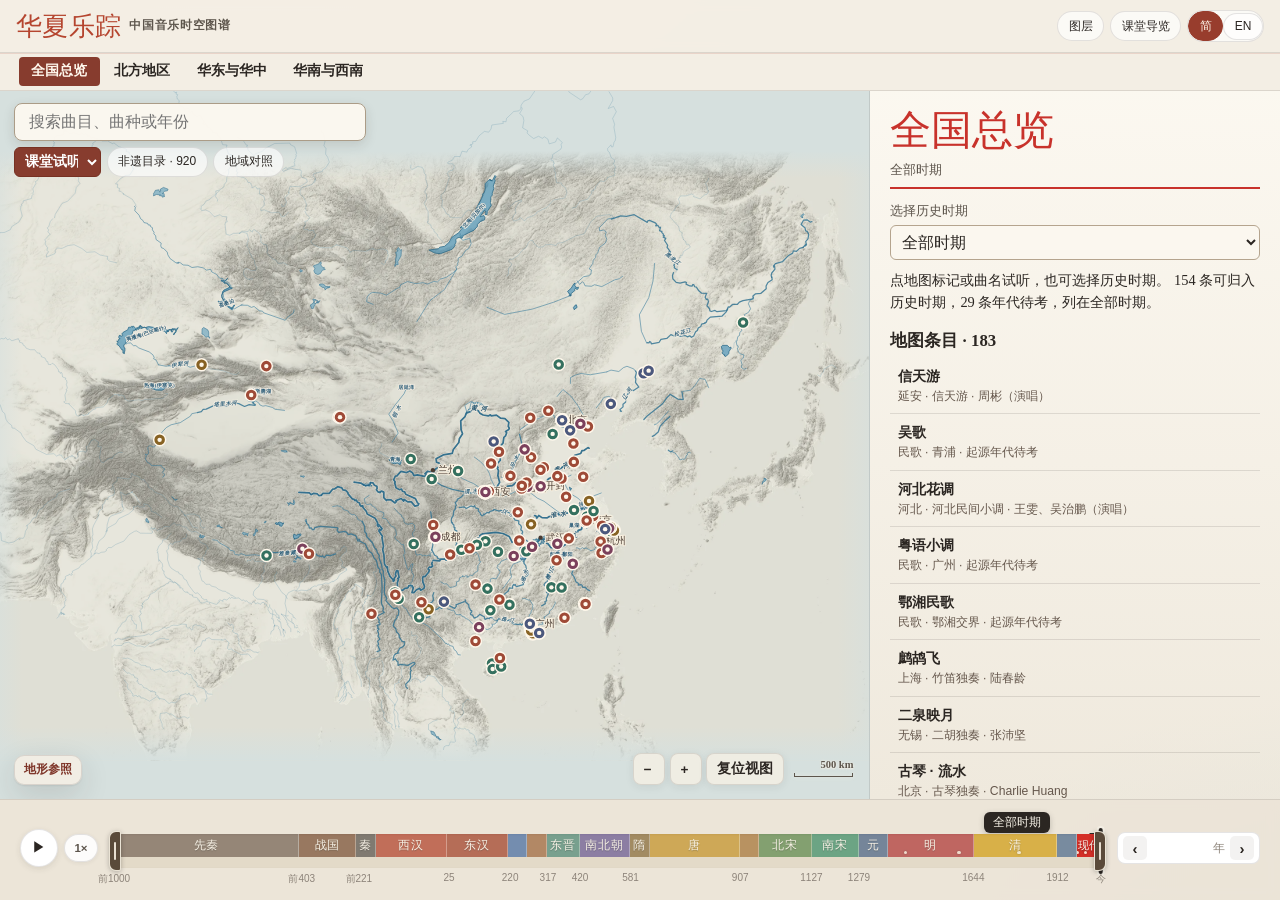
<file: index.html>
<!DOCTYPE html>
<html lang="zh-CN">
<head>
  <meta charset="UTF-8">
  <meta name="viewport" content="width=device-width, initial-scale=1">
  <meta name="description" content="UCUG 2500 · An interactive bilingual atlas of Chinese music">
  <meta name="theme-color" content="#f3eee4">
  <title>华夏乐踪：中国音乐时空图谱</title>
  <link rel="icon" href="assets/favicon.svg">
  <link rel="stylesheet" href="css/style.css">
  <link rel="stylesheet" href="css/music-atlas.css">
  <script defer src="js/china_geo_data.js"></script>
  <script defer src="js/atlas_snapshots.js"></script>
  <script defer src="js/music-era-data.js"></script>
  <script defer src="js/i18n_dict.js"></script>
  <script defer src="js/app.js" data-map-only></script>
  <script type="module" src="js/music-atlas.js"></script>
</head>
<body class="music-atlas">
  <div id="atlas-shell">
    <header id="nav-bar">
      <div class="brand-group">
        <h1 id="site-heading">
          <a class="home-link" id="act-home" href="./"><span class="seal-mark" id="txt-seal">华夏乐踪</span></a>
          <span class="subtitle-mark" data-text="subtitle">中国音乐时空图谱</span>
        </h1>
      </div>
      <div class="control-strip" role="toolbar" data-label="toolbar">
        <button class="action-btn subtle" id="layers-toggle" aria-expanded="false" aria-controls="layers-popover" data-text="filters">图层</button>
        <button class="action-btn subtle" id="guide-toggle" aria-pressed="false" data-text="journey">课堂导览</button>
        <div class="locale-pill-group" role="group" data-label="language">
          <button class="action-btn subtle music-lang" id="locale-zh" lang="zh-CN" data-label="chinese">简</button>
          <button class="action-btn subtle music-lang" id="locale-en" lang="en" data-label="english">EN</button>
        </div>
      </div>
      <div id="layers-popover" class="layers-popover" hidden>
        <div class="layers-pop-heading" data-text="categories"></div>
        <div id="category-filters" class="music-filters"></div>
        <div class="layers-pop-heading" data-text="geography"></div>
        <div class="music-filters">
          <label class="layer-chip"><input type="checkbox" id="terrain-toggle" checked><span data-text="terrain"></span></label>
          <label class="layer-chip"><input type="checkbox" id="borders-toggle" checked><span data-text="borders"></span></label>
          <label class="layer-chip"><input type="checkbox" id="cities-toggle" checked><span data-text="cities"></span></label>
        </div>
      </div>
    </header>

    <nav id="region-nav" data-label="chooseRegion">
      <button type="button" data-region="all" data-text="areaAll">全国总览</button>
      <button type="button" data-region="north" data-text="areaNorth">北方地区</button>
      <button type="button" data-region="east-central" data-text="areaEast">华东与华中</button>
      <button type="button" data-region="south" data-text="areaSouth">华南与西南</button>
    </nav>
    <main id="workspace-body">
      <div id="viewport-frame">
        <div id="svg-stage-wrap">
          <svg id="atlas-svg" class="terrain-active" xmlns="http://www.w3.org/2000/svg" role="group" aria-label="中国音乐历史地图">
            <defs>
              <filter id="label-halo" x="-20%" y="-20%" width="140%" height="140%">
                <feMorphology operator="dilate" radius="1.4" in="SourceAlpha" result="dilated" />
                <feFlood flood-color="#f6f1e6" flood-opacity="0.92" result="bg" />
                <feComposite in="bg" in2="dilated" operator="in" result="outline" />
                <feMerge>
                  <feMergeNode in="outline" />
                  <feMergeNode in="SourceGraphic" />
                </feMerge>
              </filter>
              <linearGradient id="terrain-fade-h" x1="0" y1="0" x2="1" y2="0">
                <stop offset="0%" class="terrain-edge-stop" />
                <stop offset="4.5%" class="terrain-edge-stop" stop-opacity="0" />
                <stop offset="94.5%" class="terrain-edge-stop" stop-opacity="0" />
                <stop offset="100%" class="terrain-edge-stop" />
              </linearGradient>
              <linearGradient id="terrain-fade-v" x1="0" y1="0" x2="0" y2="1">
                <stop offset="0%" class="terrain-edge-stop" />
                <stop offset="4.5%" class="terrain-edge-stop" stop-opacity="0" />
                <stop offset="94.5%" class="terrain-edge-stop" stop-opacity="0" />
                <stop offset="100%" class="terrain-edge-stop" />
              </linearGradient>
              <!-- The snapshot's own polities; prefecture and first-level region lines are clipped to them. -->
              <clipPath id="prefecture-clip" clipPathUnits="userSpaceOnUse"><path id="prefecture-clip-path" /></clipPath>
            </defs>
            <rect id="ocean-bg" x="-2000" y="-2000" width="6000" height="6000" />
            <g id="camera-rig">
              <g id="grp-terrain">
                <!-- Opacity lives on the wrapper so opaque detail tiles cover the base relief instead of double-blending with it. -->
                <g id="terrain-relief-layer">
                  <image id="terrain-relief-img" data-href="assets/terrain_relief.webp" data-href-mobile="assets/terrain_relief_mobile.webp" decoding="async" x="-80" y="-40" width="1160" height="780" preserveAspectRatio="none" />
                  <g id="grp-terrain-tiles"></g>
                  <g id="grp-paleo-sea"></g>
                </g>
                <!-- Match the solid ocean background without an expensive SVG mask during zoom. -->
                <rect x="-80" y="-40" width="1160" height="780" fill="url(#terrain-fade-h)" />
                <rect x="-80" y="-40" width="1160" height="780" fill="url(#terrain-fade-v)" />
              </g>
              <g id="grp-neighbors"></g>
              <g id="grp-provinces"></g>
              <g id="grp-polities"></g>
              <g id="grp-prefectures" class="is-hidden"></g>
              <g id="grp-rivers"></g>
              <g id="grp-ghost-diff"></g>
              <g id="grp-corridors"></g>
              <g id="grp-prov-names" class="is-hidden"></g>
              <g id="grp-region-labels"></g>
              <g id="grp-polity-labels"></g>
              <g id="grp-settlements"></g>
              <g id="grp-milestones"></g>
              <g id="grp-journey"></g>
              <g id="grp-challenge"></g>
              <g id="grp-genealogy"></g>
              <g id="music-markers"></g>
            </g>
          </svg>
        </div>
        <div id="map-search-box" class="music-search" role="search" data-label="search">
          <input id="music-search" type="search" autocomplete="off" aria-controls="music-results" aria-expanded="false" data-placeholder="searchPrompt" data-label="search">
          <div class="music-browse-actions">
            <select id="listening-select" data-label="classListening" aria-controls="music-card"></select>
            <button id="registry-open" class="action-btn subtle" type="button" aria-controls="music-registry" aria-expanded="false"></button>
            <button id="regions-open" class="action-btn subtle" type="button" aria-controls="music-regions" aria-expanded="false" data-text="regionalCompare"></button>
          </div>
          <ul id="music-results" class="search-results-list" hidden></ul>
        </div>
        <div id="map-key" aria-live="polite"></div>
        <div id="canvas-br-dock">
          <div class="music-zoom">
            <button id="zoom-out" type="button" class="canvas-reset-btn" data-label="zoomOut">−</button>
            <button id="zoom-in" type="button" class="canvas-reset-btn" data-label="zoomIn">+</button>
            <button id="act-reset-camera" type="button" class="canvas-reset-btn" data-label="reset" data-text="reset"></button>
          </div>
          <div id="scale-bar-box" aria-hidden="true">
            <div class="scale-label" id="scale-label-text">500 km</div><div class="scale-ruler" id="scale-ruler-bar"></div>
          </div>
        </div>
        <div id="hover-tip" class="is-hidden" role="tooltip"></div>
      </div>
      <aside id="chronicle-pane" data-label="side">
        <div class="dynasty-banner">
          <div class="dynasty-title-row">
            <div>
              <h2 id="dynasty-title"></h2>
              <span id="dynasty-span" class="span-label"></span>
            </div>
            <button id="music-panel-toggle" type="button" class="action-btn subtle" aria-expanded="false" aria-controls="music-panel-body"></button>
          </div>
        </div>
        <div id="music-panel-body">
          <div class="music-era">
            <label for="era-select" data-text="selectEra"></label>
            <select id="era-select"></select>
            <p id="dynasty-summary" class="dynasty-desc"></p>
          </div>
          <div id="music-guide" hidden></div>
          <article id="music-card" class="music-card" aria-labelledby="music-card-title" hidden>
            <header class="music-card-header">
              <p id="music-kicker"></p>
              <button id="music-close" class="icon-close" type="button" data-label="close">×</button>
              <h3 id="music-card-title"></h3>
            </header>
            <div id="music-audio" hidden>
              <h4 data-text="recording"></h4>
              <p id="audio-title"></p>
              <p id="audio-excerpt" class="catalog-note"></p>
              <p id="audio-prompt"></p>
              <audio id="audio-player" preload="none"></audio>
              <div id="audio-local-controls" class="music-audio-controls">
                <button id="audio-toggle" type="button" class="action-btn subtle"></button>
                <input id="audio-progress" type="range" min="0" max="0" step="0.1" value="0" disabled data-label="audioSeek">
                <span id="audio-clock" aria-hidden="true">0:00 / 0:00</span>
              </div>
              <div id="audio-embed"></div>
              <p id="audio-note"></p>
              <div class="music-links"><a id="audio-source" target="_blank" rel="noopener noreferrer"></a><a id="audio-license" target="_blank" rel="noopener noreferrer"></a></div>
              <p id="audio-status" role="status"></p>
            </div>
            <div id="music-card-text"></div>
          </article>
          <section id="music-regions" class="music-list" hidden>
            <h3 data-text="regionalCompare"></h3>
            <div id="regional-comparisons"></div>
          </section>
          <section id="music-registry" class="music-list" hidden>
            <h3 data-text="registryTitle"></h3>
            <p class="catalog-note" data-text="registryNote"></p>
            <div class="catalog-fields">
              <input id="registry-query" type="search" data-label="registrySearch" data-placeholder="registrySearch">
              <select id="registry-category" data-label="categories"></select>
              <select id="registry-region" data-label="region"></select>
            </div>
            <p id="registry-count" class="catalog-note" role="status"></p>
            <ul id="registry-results"></ul>
            <div class="catalog-pages">
              <button id="registry-prev" class="action-btn subtle" type="button" data-text="prevPage"></button>
              <button id="registry-next" class="action-btn subtle" type="button" data-text="nextPage"></button>
            </div>
          </section>
          <section class="music-list">
            <h3 id="tradition-heading"></h3>
            <ul id="tradition-list"></ul>
          </section>
          <section class="music-list">
            <h3 data-text="milestones"></h3>
            <ul id="music-events"></ul>
          </section>
          <details class="music-help">
            <summary data-text="about"></summary>
            <p data-text="help"></p>
            <p data-text="course"></p>
            <a href="https://github.com/DeanChensj/jiangshan-map" data-text="upstream"></a>
            <a href="CREDITS.md" data-text="credits"></a>
          </details>
          <div class="music-credit"><a href="https://github.com/DeanChensj/jiangshan-map" data-text="upstream"></a></div>
        </div>
      </aside>
    </main>

    <footer id="scrubber-dock" aria-label="音乐时间轴">
      <div class="playback-controls-group">
        <button id="act-autoplay" class="round-btn" type="button" title="自动播放 / 暂停（空格）" aria-label="播放" aria-pressed="false">
          <svg class="ico-svg" viewBox="0 0 16 16" width="14" height="14" aria-hidden="true"><polygon points="4.5,2.8 13.2,8 4.5,13.2" fill="currentColor"/></svg>
        </button>
        <button id="act-play-speed" class="play-speed-btn" type="button" title="播放倍速 1×（点击切换 0.5× / 1× / 2× / 4×）" aria-label="播放倍速 1×">
          <span id="lbl-play-speed">1×</span>
        </button>
      </div>

      <div id="scrubber-rail-wrap">
        <div id="scrubber-Bubble" aria-live="polite">
          <span id="bubble-text">明代</span>
        </div>
        <div id="scrubber-viewport">
          <div id="scrubber-content">
            <div id="scrubber-track" role="slider" tabindex="0" aria-valuemin="-1000" aria-valuemax="2027" aria-valuenow="-1000" aria-label="年份滑块">
              <div id="dynasty-bands"></div>
              <div id="scrubber-motion"><div id="scrubber-handle"></div></div>
            </div>
            <div id="scrubber-ticks"></div>
          </div>
        </div>
        <div id="timeline-crop-mask-left" class="timeline-crop-mask" aria-hidden="true"></div>
        <div id="timeline-crop-mask-right" class="timeline-crop-mask" aria-hidden="true"></div>
        <div id="timeline-start" class="timeline-edge timeline-edge-start" data-timeline-part="start" role="slider" tabindex="0" aria-orientation="horizontal" aria-label="拖动左缘裁切放大时间轴（双击恢复全览）" title="向内拖动左缘裁切放大时间轴；双击恢复全览"></div>
        <div id="timeline-end" class="timeline-edge timeline-edge-end" data-timeline-part="end" role="slider" tabindex="0" aria-orientation="horizontal" aria-label="拖动右缘裁切放大时间轴（双击恢复全览）" title="向内拖动右缘裁切放大时间轴；双击恢复全览"></div>
      </div>

      <div class="year-stepper">
        <button id="act-step-prev" class="step-nav-btn" type="button" title="上一历史阶段 / 事件节点（←）· Shift+← 退十年" aria-label="上一历史节点">‹</button>
        <input id="inp-year" type="number" min="-1000" max="2027" step="1" value="-1000" aria-label="输入年份（负数为公元前）" />
        <span class="unit-label" id="txt-year-suffix">年</span>
        <button id="act-step-next" class="step-nav-btn" type="button" title="下一历史阶段 / 事件节点（→）· Shift+→ 进十年" aria-label="下一历史节点">›</button>
      </div>
    </footer>
  </div>
  <p id="music-loading" role="status" aria-live="polite">正在载入音乐图谱</p>
  <noscript>此图谱需要 JavaScript。This atlas requires JavaScript.</noscript>
</body>
</html>
</file>
<file: css/style.css>
:root {
  --bg-parchment: #f3eee4;
  --water-fill: #d6e0de;
  --province-fill: #efe8da;
  --text-main: #2b2622;
  --text-secondary: #5d554c;
  --text-muted: #8d847a;
  --vermilion: #b5452f;
  --amber-gold: #c6952b;
  --hairline: rgba(43, 38, 34, 0.12);
  --card-shadow: 0 10px 30px rgba(43, 38, 34, 0.14), 0 1px 2px rgba(43, 38, 34, 0.08);
  --corner-radius: 14px;
  --serif-stack: 'Noto Serif SC', 'Songti SC', 'SimSun', serif;
  --sans-stack: 'Noto Sans SC', 'PingFang SC', 'Microsoft YaHei', sans-serif;
  --calligraphy-stack: 'Ma Shan Zheng', 'STKaiti', 'KaiTi', var(--serif-stack);
  --dynasty-accent: #3a3733;
}

* {
  box-sizing: border-box;
}

html,
body {
  height: 100%;
  margin: 0;
}

body {
  font-family: var(--sans-stack);
  color: var(--text-main);
  background:
    radial-gradient(1200px 600px at 20% -10%, rgba(255, 250, 240, 0.9), transparent 60%),
    radial-gradient(900px 500px at 110% 110%, rgba(214, 224, 222, 0.6), transparent 60%),
    var(--bg-parchment);
  overflow: hidden;
}

button {
  font: inherit;
  cursor: pointer;
}

h1,
h2 {
  margin: 0;
  font-weight: 600;
}

#atlas-shell {
  width: 100%;
  max-width: 100vw;
  height: 100vh;
  height: 100dvh;
  display: grid;
  grid-template-columns: minmax(0, 1fr);
  grid-template-rows: auto minmax(0, 1fr) auto;
  overflow: hidden;
}

/* Navigation Header */
#nav-bar {
  position: relative;
  z-index: 30;
  min-width: 0;
  display: flex;
  align-items: center;
  justify-content: space-between;
  gap: 10px;
  padding: 8px 16px;
  border-bottom: 1px solid var(--hairline);
  background: rgba(243, 238, 228, 0.9);
  backdrop-filter: blur(6px);
}

.brand-group h1 {
  display: flex;
  align-items: center;
  gap: 8px;
  font-size: 1rem;
  line-height: 1;
  letter-spacing: 0.02em;
  white-space: nowrap;
}

.brand-group .home-link {
  display: inline-flex;
  align-items: center;
  line-height: 1;
  color: inherit;
  text-decoration: none;
}

.brand-group .home-link:focus-visible {
  outline: 2px solid var(--vermilion);
  outline-offset: 2px;
  border-radius: 4px;
}

.brand-group .seal-mark {
  font-family: var(--calligraphy-stack);
  font-size: 27px;
  font-weight: 400;
  color: var(--vermilion);
  line-height: 1;
}

.brand-group .subtitle-mark {
  font-family: var(--serif-stack);
  font-size: 11.5px;
  color: var(--text-secondary);
  letter-spacing: 0.06em;
}

.control-strip {
  min-width: 0;
  display: flex;
  align-items: center;
  gap: 6px;
  flex-wrap: nowrap;
  overflow-x: auto;
  scrollbar-width: none;
}

.control-strip::-webkit-scrollbar {
  display: none;
}

.toolbar-divider {
  width: 1px;
  height: 18px;
  background: rgba(43, 38, 34, 0.16);
  margin: 0 2px;
  flex-shrink: 0;
}

.layers-trigger-btn .caret-mark {
  font-size: 10px;
  opacity: 0.75;
  transition: transform 0.15s ease;
}

.layers-trigger-btn.is-active {
  background: #fff !important;
  color: var(--vermilion) !important;
  border-color: var(--vermilion) !important;
  font-weight: 600;
}

.layers-trigger-btn.is-active .caret-mark {
  transform: rotate(180deg);
}

.layers-popover {
  position: absolute;
  top: calc(100% + 6px);
  right: 180px;
  width: 288px;
  background: rgba(251, 248, 241, 0.98);
  border: 1px solid rgba(181, 69, 47, 0.32);
  border-radius: 12px;
  box-shadow: 0 12px 30px rgba(43, 38, 34, 0.18);
  padding: 10px 12px;
  z-index: 50;
  backdrop-filter: blur(8px);
}

.layers-pop-section + .layers-pop-section {
  margin-top: 8px;
  padding-top: 8px;
  border-top: 1px dashed var(--hairline);
}

.layers-pop-heading {
  font-size: 11px;
  font-weight: 700;
  color: var(--text-muted);
  letter-spacing: 0.08em;
  margin-bottom: 6px;
}

.layers-pop-grid {
  display: flex;
  flex-wrap: wrap;
  gap: 6px;
}

.layer-chip {
  display: inline-flex;
  align-items: center;
  gap: 4.5px;
  font-size: 12px;
  color: var(--text-muted);
  padding: 4.5px 9.5px;
  border-radius: 8px;
  background: rgba(43, 38, 34, 0.05);
  border: 1px solid transparent;
  user-select: none;
  white-space: nowrap;
  cursor: pointer;
  transition: background 0.15s, border-color 0.15s, color 0.15s;
}

.layer-chip:hover {
  background: rgba(43, 38, 34, 0.09);
  color: var(--text-main);
}

.layer-chip input {
  position: absolute;
  opacity: 0;
  pointer-events: none;
  width: 0;
  height: 0;
}

.layer-chip:has(input:checked) {
  background: rgba(181, 69, 47, 0.11);
  border-color: rgba(181, 69, 47, 0.32);
  color: var(--vermilion);
  font-weight: 600;
}

.layer-chip:has(input:checked)::before {
  content: '✓';
  font-size: 11px;
  font-weight: 700;
}

.action-btn {
  display: inline-flex;
  align-items: center;
  justify-content: center;
  gap: 4px;
  padding: 5.5px 10.5px;
  border-radius: 999px;
  font-size: 12px;
  font-weight: 500;
  white-space: nowrap;
  flex-shrink: 0;
  border: 1px solid transparent;
  transition: transform 0.1s, background 0.15s, box-shadow 0.15s;
}

.btn-svg,
.ico-svg {
  display: inline-block;
  vertical-align: -2px;
  flex-shrink: 0;
}

.action-btn:active {
  transform: translateY(1px);
}

.action-btn.subtle {
  background: rgba(255, 255, 255, 0.65);
  color: var(--text-main);
  border-color: var(--hairline);
}

.action-btn.subtle:hover {
  background: #fff;
}

.action-btn.subtle.is-active {
  background: var(--text-main);
  color: #fff;
  border-color: var(--text-main);
}

.action-btn.locale-switch {
  font-weight: 700;
  letter-spacing: 0.04em;
  min-width: 0;
  text-align: center;
}

.locale-pill-group {
  display: inline-flex;
  align-items: center;
  border-radius: 999px;
  background: rgba(255, 255, 255, 0.65);
  border: 1px solid var(--hairline);
  overflow: hidden;
}

.locale-pill-group .locale-pill-left {
  border: none;
  border-radius: 999px 0 0 999px;
  background: transparent;
  padding-right: 8.5px;
  gap: 4px;
}

.locale-pill-group .locale-pill-right {
  border: none;
  border-left: 1px solid var(--hairline);
  border-radius: 0 999px 999px 0;
  background: transparent;
  padding-left: 8.5px;
  padding-right: 10px;
}

.locale-pill-group .locale-switch:hover {
  background: #fff;
  color: var(--text-main);
}

.github-star-btn {
  text-decoration: none;
  font-weight: 600;
  gap: 4px;
}

.github-star-btn .star-mark {
  color: var(--amber-gold);
  font-size: 12px;
  line-height: 1;
  transition: transform 0.15s ease, color 0.15s ease;
}

.github-star-btn:hover {
  color: var(--text-main);
}

.github-star-btn:hover .star-mark {
  color: #d9821b;
  transform: scale(1.15);
}

.more-menu-btn {
  align-self: stretch;
  padding: 5.5px 9px;
  color: var(--text-secondary);
  cursor: pointer;
}

.more-menu-btn .more-dots-mark {
  font-size: 13px;
  line-height: 1;
  font-weight: 700;
  letter-spacing: 0.04em;
}

.more-menu-btn:hover {
  background: #fff;
  color: var(--text-main);
}

.more-menu-btn.is-active {
  background: #fff !important;
  color: var(--vermilion) !important;
  border-color: rgba(181, 69, 47, 0.35) !important;
}

.more-popover {
  position: absolute;
  top: calc(100% + 6px);
  right: 12px;
  width: 268px;
  background: rgba(251, 248, 241, 0.98);
  border: 1px solid rgba(181, 69, 47, 0.32);
  border-radius: 12px;
  box-shadow: 0 12px 30px rgba(43, 38, 34, 0.18);
  padding: 6px;
  z-index: 50;
  backdrop-filter: blur(8px);
  display: flex;
  flex-direction: column;
  gap: 2px;
}

.more-pop-link {
  display: flex;
  align-items: center;
  gap: 9px;
  padding: 8px 12px 8px 10px;
  border-radius: 8px;
  text-decoration: none;
  color: var(--text-main);
  transition: background 0.15s ease, color 0.15s ease;
}

.more-pop-link:hover {
  background: rgba(181, 69, 47, 0.09);
  color: var(--vermilion);
}

.more-pop-link .btn-svg {
  color: var(--text-muted);
  transition: color 0.15s ease;
}

.more-pop-link:hover .btn-svg {
  color: var(--vermilion);
}

.more-link-text {
  display: flex;
  flex-direction: column;
  min-width: 0;
  flex: 1;
  gap: 1px;
}

.more-link-title {
  font-size: 12.5px;
  font-weight: 600;
  line-height: 1.25;
}

.more-link-sub {
  font-size: 10.8px;
  color: var(--text-muted);
  line-height: 1.25;
  white-space: nowrap;
  overflow: hidden;
  text-overflow: ellipsis;
}

.more-link-sub.is-copied {
  color: var(--vermilion);
  font-weight: 600;
}

.more-mobile-only {
  display: none;
}

.more-pop-divider {
  height: 0;
  border-top: 1px dashed var(--hairline);
  margin: 3px 6px;
}

.music-pill-group {
  display: inline-flex;
  align-items: center;
  border-radius: 999px;
  background: rgba(255, 255, 255, 0.65);
  border: 1px solid var(--hairline);
  overflow: hidden;
}

.music-pill-group .music-btn {
  border: none;
  border-radius: 999px 0 0 999px;
  background: transparent;
  padding-right: 10px;
}

.music-pill-group .music-next-btn {
  border: none;
  border-left: 1px solid var(--hairline);
  border-radius: 0 999px 999px 0;
  background: transparent;
  padding: 7px 9px;
  color: var(--text-secondary);
}

.music-pill-group .music-btn:hover,
.music-pill-group .music-next-btn:hover {
  background: #fff;
  color: var(--text-main);
}

.music-pill-group .music-btn.is-active {
  background: var(--text-main);
  color: #fff;
}

.action-btn.accent {
  background: var(--vermilion);
  color: #fff;
  box-shadow: 0 4px 12px rgba(181, 69, 47, 0.3);
}

.action-btn.accent:hover {
  background: #a03b26;
}

.action-btn.sm {
  padding: 5px 12px;
  font-size: 12px;
}

/* Main Workspace */
#workspace-body {
  display: grid;
  grid-template-columns: minmax(0, 1fr) 340px;
  min-width: 0;
  min-height: 0;
}

#viewport-frame {
  position: relative;
  min-width: 0;
  overflow: hidden;
  background: var(--water-fill);
  border-right: 1px solid var(--hairline);
}

#svg-stage-wrap {
  position: absolute;
  inset: 0;
  width: 100%;
  height: 100%;
  transform-origin: 0 0;
  contain: layout style;
}

#atlas-svg {
  /* Keep map glyphs on local fonts: resizing SVG text backed by the segmented
     CJK web fonts is expensive in Chrome. UI/chronicle fonts stay unchanged. */
  --serif-stack: 'Songti SC', 'SimSun', serif;
  --sans-stack: 'PingFang SC', 'Microsoft YaHei', sans-serif;
  --calligraphy-stack: 'STKaiti', 'KaiTi', var(--serif-stack);
  font-family: var(--serif-stack);
  text-rendering: geometricPrecision;
  width: 100%;
  height: 100%;
  display: block;
  overflow: visible;
  cursor: grab;
  user-select: none;
  -webkit-user-select: none;
  -webkit-touch-callout: none;
  touch-action: none;
  -webkit-tap-highlight-color: transparent;
}

#atlas-svg.is-panning {
  cursor: grabbing;
}

/* Pause infinite SVG pulse animations while camera or timeline is actively moving.
   Text strokes/halos stay intact so labels never flash during zoom or pan. */
#atlas-svg.is-camera-moving,
#atlas-svg.is-camera-moving *,
#atlas-svg.is-scrubbing,
#atlas-svg.is-scrubbing * {
  animation: none !important;
  transition: none !important;
}

#atlas-svg.is-camera-moving .cap-breath-ring,
#atlas-svg.is-camera-moving .ev-ring,
#atlas-svg.is-camera-moving .jn-pulse,
#atlas-svg.is-scrubbing .cap-breath-ring,
#atlas-svg.is-scrubbing .ev-ring,
#atlas-svg.is-scrubbing .jn-pulse {
  opacity: 0 !important;
}

#atlas-svg.is-camera-moving .prefecture-shape,
#atlas-svg.is-camera-moving .province-shape {
  pointer-events: none;
}

#atlas-svg.is-camera-moving .province-boundary-casing {
  display: none;
}

/* Suspend GPU backdrop-filter sampling over 88-97% opaque parchment cards
   during pan/zoom so D3D11 avoids multi-layer blur readbacks per frame. */
#viewport-frame.is-camera-moving #map-key,
#viewport-frame.is-camera-moving .search-input-wrap,
#viewport-frame.is-camera-moving .search-results-list,
#viewport-frame.is-camera-moving #milestone-balloon,
#viewport-frame.is-camera-moving #genealogy-card,
#viewport-frame.is-camera-moving #challenge-card,
#viewport-frame.is-camera-moving #journey-card,
#viewport-frame.is-camera-moving .canvas-reset-btn {
  -webkit-backdrop-filter: none !important;
  backdrop-filter: none !important;
}

#viewport-frame.is-camera-moving .scale-ruler {
  transition: none !important;
}

#atlas-svg.is-crosshair {
  cursor: crosshair;
}

#ocean-bg {
  fill: var(--water-fill);
}

/* Terrain Shaded Relief & Hydrology Layer */
/* Deep links: the static page is the Warring States view; hide its year text until js/app.js jumps. */
html.deeplink-boot #chronicle-pane,
html.deeplink-boot #scrubber-Bubble,
html.deeplink-boot #inp-year {
  visibility: hidden;
}

/* No borders rather than another era's while a snapshot downloads (see _markAwaitingSnapshot). */
#atlas-svg.is-awaiting-snapshot #grp-polities,
#atlas-svg.is-awaiting-snapshot #grp-polity-labels,
#atlas-svg.is-awaiting-snapshot #grp-prefectures,
#atlas-svg.is-awaiting-snapshot #grp-region-labels,
#map-key.is-awaiting-snapshot {
  visibility: hidden;
}

#grp-terrain {
  pointer-events: none;
  transition: opacity 0.25s ease;
}

#grp-terrain.is-hidden {
  opacity: 0;
  pointer-events: none;
}

#terrain-relief-layer {
  opacity: 0.62;
  pointer-events: none;
}

#terrain-relief-img {
  pointer-events: none;
}

.terrain-tile {
  opacity: 0;
  pointer-events: none;
  transition: opacity 0.15s ease;
}

.terrain-tile.is-loaded {
  opacity: 1;
}

#grp-paleo-sea {
  pointer-events: none;
}

.paleo-sea {
  fill: #e6dfd1;
  stroke: none;
}

.terrain-edge-stop {
  stop-color: var(--water-fill);
}

#grp-rivers {
  pointer-events: none;
}

.hydro-lake {
  fill: rgba(96, 158, 188, 0.62);
  stroke: rgba(44, 108, 138, 0.78);
  stroke-width: 0.65;
  vector-effect: non-scaling-stroke;
}

.hydro-lake.rank-major {
  fill: rgba(82, 150, 184, 0.72);
  stroke: rgba(34, 98, 130, 0.88);
  stroke-width: 0.8;
}

.hydro-river-casing {
  fill: none;
  stroke: rgba(246, 239, 225, 0.48);
  stroke-width: 2.9;
  stroke-linecap: round;
  stroke-linejoin: round;
  vector-effect: non-scaling-stroke;
}

.hydro-river {
  fill: none;
  stroke: rgba(68, 128, 156, 0.68);
  stroke-linecap: round;
  stroke-linejoin: round;
  vector-effect: non-scaling-stroke;
}

.hydro-river.rank-trunk {
  stroke: rgba(36, 102, 136, 0.9);
  stroke-width: 1.75;
}

.hydro-river.rank-major {
  stroke: rgba(48, 114, 146, 0.82);
  stroke-width: 1.25;
}

.hydro-river.rank-med {
  stroke: rgba(66, 128, 158, 0.68);
  stroke-width: 0.9;
}

.hydro-river.rank-minor {
  stroke: rgba(94, 144, 168, 0.44);
  stroke-width: 0.58;
}

.hydro-label {
  font-family: var(--serif-stack);
  font-style: italic;
  fill: rgba(20, 76, 108, 0.92);
  text-anchor: middle;
  dominant-baseline: central;
  letter-spacing: 0.14em;
  pointer-events: none;
  paint-order: stroke fill;
  stroke: rgba(246, 240, 228, 0.9);
  stroke-width: 2px;
  stroke-linejoin: round;
  stroke-linecap: round;
}

.hydro-label.is-trunk {
  font-size: 7.6px;
  font-weight: 600;
  fill: rgba(14, 68, 98, 0.95);
}

.hydro-label.is-river {
  font-size: 6.4px;
  font-weight: 600;
  fill: rgba(22, 78, 110, 0.88);
}

.hydro-label.is-lake {
  font-size: 6.2px;
  font-style: normal;
  font-weight: 600;
  letter-spacing: 0.06em;
  fill: rgba(18, 74, 106, 0.92);
}

/* Mountain ranges: faint ochre ink with wide tracking so the name reads along the ridge. */
.hydro-label.is-range {
  font-size: 7.2px;
  font-style: normal;
  font-weight: 600;
  letter-spacing: 0.5em;
  fill: rgba(96, 70, 40, 0.82);
  stroke: rgba(246, 240, 228, 0.8);
  stroke-width: 2px;
}

/* Zoom-gated boundary rivers share the river ink but stay one step quieter. */
.hydro-label.is-detail-hydro {
  font-size: 6.2px;
  letter-spacing: 0.08em;
}

/* The Gobi is an area, not a line: sand-brown ink with very wide tracking and a soft halo. */
.hydro-label.is-desert {
  font-size: 9px;
  font-weight: 600;
  letter-spacing: 1.1em;
  fill: rgba(96, 70, 36, 0.82);
  stroke: rgba(250, 245, 234, 0.75);
  stroke-width: 1.8px;
}

.hydro-label.is-crowded-hidden {
  display: none;
}

/* Map SVG Layers */
.neighbor-shape {
  fill: #e7dfd0;
  stroke: #c9beaa;
  stroke-width: 0.48;
  vector-effect: non-scaling-stroke;
  transition: fill 0.2s;
}

#atlas-svg.terrain-active .neighbor-shape {
  fill: rgba(231, 223, 208, 0.08);
  stroke: rgba(164, 148, 128, 0.34);
}

.neighbor-caption {
  font-family: var(--sans-stack);
  font-size: 8px;
  font-weight: 400;
  fill: #686e73;
  fill-opacity: 0.68;
  text-anchor: middle;
  dominant-baseline: central;
  letter-spacing: 0.06em;
  pointer-events: none;
  paint-order: stroke fill;
  stroke: rgba(246, 240, 228, 0.84);
  stroke-width: 1.8px;
  stroke-linejoin: round;
}

#atlas-svg[data-dynasty="prc"] .neighbor-caption {
  fill: #5c5346;
  fill-opacity: 0.9;
  font-weight: 500;
}

.neighbor-caption.is-crowded-hidden {
  display: none;
}

.province-shape {
  fill: var(--province-fill);
  stroke: none;
  vector-effect: non-scaling-stroke;
}

#atlas-svg.terrain-active .province-shape:not(.maritime-dash) {
  fill: none;
  stroke: none;
  pointer-events: fill;
}

/* Deep links hold the relief image back until the borders are drawn (_holdDeferredLoads):
   show plain land, as with the relief layer off, instead of land the colour of the sea. */
#atlas-svg.is-terrain-pending .province-shape:not(.maritime-dash) {
  fill: var(--province-fill);
}

#atlas-svg.is-terrain-pending .neighbor-shape {
  fill: #e7dfd0;
}

#atlas-svg[data-dynasty="prc"] .province-shape:not(.maritime-dash) {
  fill: rgba(158, 42, 43, 0.11);
}

#atlas-svg[data-dynasty="prc"] .province-shape:not(.maritime-dash):hover {
  fill: rgba(158, 42, 43, 0.22);
}

#atlas-svg.terrain-active[data-dynasty="prc"] .province-shape:not(.maritime-dash) {
  fill: rgba(158, 42, 43, 0.08);
}

#atlas-svg.terrain-active[data-dynasty="prc"] .province-shape:not(.maritime-dash):hover {
  fill: rgba(158, 42, 43, 0.2);
}

.province-boundary-casing {
  fill: none;
  stroke: rgba(250, 245, 234, 0.58);
  stroke-width: 2.1;
  stroke-linecap: butt;
  stroke-linejoin: bevel;
  vector-effect: non-scaling-stroke;
  pointer-events: none;
}

.province-boundary-interior {
  fill: none;
  stroke: #847766;
  stroke-width: 0.94;
  stroke-dasharray: 5.2 1.8;
  stroke-linecap: butt;
  stroke-linejoin: bevel;
  vector-effect: non-scaling-stroke;
  pointer-events: none;
}

.province-boundary-outer {
  fill: none;
  stroke: #85796a;
  stroke-width: 0.98;
  stroke-linecap: butt;
  stroke-linejoin: bevel;
  vector-effect: non-scaling-stroke;
  pointer-events: none;
}

#atlas-svg.terrain-active .province-boundary-casing {
  stroke: rgba(250, 245, 234, 0.54);
  stroke-width: 2.05;
}

#atlas-svg.terrain-active .province-boundary-interior {
  stroke: #716556;
  stroke-width: 0.96;
  stroke-dasharray: 5.2 1.8;
}

#atlas-svg.terrain-active .province-boundary-outer {
  stroke: #76695b;
  stroke-width: 1.02;
}

#atlas-svg[data-dynasty="prc"] .province-boundary-casing,
#atlas-svg.terrain-active[data-dynasty="prc"] .province-boundary-casing {
  stroke: rgba(250, 244, 232, 0.72);
  stroke-width: 2.85;
}

#atlas-svg[data-dynasty="prc"] .province-boundary-interior,
#atlas-svg.terrain-active[data-dynasty="prc"] .province-boundary-interior {
  stroke: #732b1b;
  stroke-width: 1.42;
  stroke-dasharray: 7 3;
}

#atlas-svg[data-dynasty="prc"] .province-boundary-outer,
#atlas-svg.terrain-active[data-dynasty="prc"] .province-boundary-outer {
  stroke: #a43535;
  stroke-width: 1.85;
  stroke-dasharray: none;
}

.province-shape.maritime-dash {
  fill: #5a4838;
  stroke: rgba(74, 60, 46, 0.78);
  stroke-width: 1.05;
  stroke-linecap: round;
  stroke-linejoin: round;
  vector-effect: non-scaling-stroke;
  pointer-events: none;
}

#atlas-svg.terrain-active .province-shape.maritime-dash {
  fill: #4e3d2e;
  stroke: rgba(64, 50, 38, 0.82);
  stroke-width: 1.1;
}

#atlas-svg[data-dynasty="prc"] .province-shape.maritime-dash,
#atlas-svg.terrain-active[data-dynasty="prc"] .province-shape.maritime-dash {
  fill: #9e2a2b;
  stroke: rgba(158, 42, 43, 0.94);
  stroke-width: 1.65;
}

#grp-provinces.is-hidden .province-boundary-casing,
#grp-provinces.is-hidden .province-boundary-interior,
#grp-provinces.is-hidden .province-boundary-outer,
#grp-provinces.is-hidden .province-shape.maritime-dash {
  display: none;
}

#grp-prov-names {
  pointer-events: none;
}

.province-caption {
  font-family: var(--sans-stack);
  font-size: 9.2px;
  fill: #6e655b;
  text-anchor: middle;
  dominant-baseline: central;
  paint-order: stroke fill;
  stroke: rgba(248, 243, 232, 0.9);
  stroke-width: 2.1px;
  stroke-linejoin: round;
}

#grp-polities,
#grp-polity-labels {
  transition: opacity 0.25s;
}

#grp-polities.is-hidden,
#grp-polity-labels.is-hidden,
#grp-prefectures.is-hidden,
#grp-region-labels.is-hidden,
#grp-settlements.is-hidden,
#grp-corridors.is-hidden,
#grp-milestones.is-hidden {
  opacity: 0;
  pointer-events: none;
}

.polity-shape {
  fill-rule: nonzero;
  fill-opacity: 0.38;
  stroke-width: 1.35;
  stroke-opacity: 0.72;
  stroke-linejoin: round;
  vector-effect: non-scaling-stroke;
  transition: fill-opacity 0.2s;
}

#atlas-svg.terrain-active .polity-shape {
  fill-opacity: 0.25;
  mix-blend-mode: multiply;
  stroke-width: 1.3;
  stroke-opacity: 0.62;
}

.polity-shape.rival {
  fill-opacity: 0.35;
  stroke-width: 1.2;
  stroke-opacity: 0.68;
}

#atlas-svg.terrain-active .polity-shape.rival {
  fill-opacity: 0.23;
  stroke-width: 1.15;
  stroke-opacity: 0.58;
}

.polity-shape.protectorate {
  fill-opacity: 0.24;
  stroke-dasharray: 5 3;
  stroke-width: 1.15;
  stroke-opacity: 0.72;
}

#atlas-svg.terrain-active .polity-shape.protectorate {
  fill-opacity: 0.17;
  stroke-width: 1.1;
  stroke-opacity: 0.64;
}

.polity-shape.neighbor {
  fill: rgba(168, 122, 76, 0.14);
  fill-opacity: 1;
  stroke: none;
}

#atlas-svg.terrain-active .polity-shape.neighbor {
  mix-blend-mode: normal;
  fill: rgba(168, 122, 76, 0.11);
  fill-opacity: 1;
  stroke: none;
}

.polity-shape.neighbor:hover,
#grp-polities.has-polity-focus .polity-shape.neighbor.is-focused {
  fill: rgba(168, 122, 76, 0.28);
  fill-opacity: 1;
  stroke: rgba(122, 75, 42, 0.65);
  stroke-dasharray: 4 3;
  stroke-width: 1.1;
}

/* First-Level Macro Administrative Regions (道/州/路/行省/布政使司/省) */
.region-shape-casing {
  fill: none;
  stroke: rgba(250, 244, 232, 0.68);
  stroke-width: 3;
  stroke-linecap: round;
  stroke-linejoin: round;
  vector-effect: non-scaling-stroke;
  pointer-events: none;
}

.region-shape {
  fill: none;
  stroke: rgba(104, 28, 12, 0.88);
  stroke-width: 1.45;
  stroke-dasharray: 7 3;
  stroke-linecap: round;
  stroke-linejoin: round;
  vector-effect: non-scaling-stroke;
  pointer-events: none;
}

.region-caption {
  font-family: var(--serif-stack);
  font-size: 9px;
  font-weight: 700;
  fill: #522212;
  fill-opacity: 0.93;
  letter-spacing: 0.08em;
  text-anchor: middle;
  dominant-baseline: central;
  pointer-events: none;
  paint-order: stroke fill;
  stroke: rgba(248, 243, 232, 0.92);
  stroke-width: 2.3px;
  stroke-linejoin: round;
  stroke-linecap: round;
  transition: opacity 0.16s ease;
}

.region-caption.is-qiaozhou {
  fill: #7c2d19;
  letter-spacing: 0.05em;
}

.region-caption.is-crowded-hidden {
  display: none;
}

/* Secondary Prefectures (郡/州/府/路) */
.prefecture-boundary-mesh {
  fill: none;
  stroke: rgba(43, 38, 34, 0.15);
  stroke-width: 0.42;
  stroke-dasharray: 2 1.5;
  vector-effect: non-scaling-stroke;
  pointer-events: none;
}

.prefecture-shape {
  fill: none;
  stroke: none;
  pointer-events: fill;
  vector-effect: non-scaling-stroke;
}

.prefecture-shape:hover,
.prefecture-shape.is-hovered {
  fill: rgba(181, 69, 47, 0.18);
  stroke: var(--vermilion);
  stroke-width: 1.1;
  stroke-dasharray: none;
}

.prefecture-shape.is-traced {
  fill: rgba(181, 69, 47, 0.22);
  stroke: var(--vermilion);
  stroke-width: 1.45;
  stroke-dasharray: none;
}

.polity-caption {
  font-family: var(--serif-stack);
  font-weight: 700;
  font-size: 19px;
  fill: #1c1612;
  fill-opacity: 0.92;
  letter-spacing: 0.18em;
  text-anchor: middle;
  dominant-baseline: central;
  pointer-events: none;
  paint-order: stroke fill;
  stroke: rgba(248, 243, 232, 0.92);
  stroke-width: 3.1px;
  stroke-linejoin: round;
  stroke-linecap: round;
}

.polity-caption.rival {
  font-size: 15px;
}

.polity-caption.protectorate {
  font-size: 12px;
  font-weight: 600;
  letter-spacing: 0.1em;
}

.polity-caption.neighbor {
  font-size: 14px;
  font-weight: 700;
  fill: #5a2d18;
  fill-opacity: 0.95;
  letter-spacing: 0.14em;
  stroke: rgba(248, 243, 232, 0.94);
  stroke-width: 2.8px;
}

/* Historical Corridors (Walls / Canals / Silk Road) */
#grp-corridors {
  pointer-events: stroke;
  transition: opacity 0.25s;
}

.corridor-line {
  fill: none;
  vector-effect: non-scaling-stroke;
  stroke-linecap: round;
  stroke-linejoin: round;
  cursor: pointer;
}

.corridor-line.wall {
  stroke: #5a3826;
  stroke-width: 2.4;
  stroke-dasharray: 5 2.5;
}

.corridor-line.canal {
  stroke: #1f6f8b;
  stroke-width: 2.2;
  stroke-dasharray: 7 3;
}

.corridor-line.silk,
.corridor-line.road {
  stroke: #9c6317;
  stroke-width: 1.7;
  stroke-dasharray: 2.5 3.5;
}

.corridor-line.sea {
  stroke: #2c5d8f;
  stroke-width: 1.7;
  stroke-dasharray: 2 4;
}

.corridor-line:hover {
  stroke-width: 3.4;
}

.corridor-caption {
  font-family: var(--serif-stack);
  font-size: 8.8px;
  font-weight: 700;
  fill: #4a341c;
  text-anchor: middle;
  pointer-events: none;
  paint-order: stroke fill;
  stroke: rgba(248, 243, 232, 0.92);
  stroke-width: 2.2px;
  stroke-linejoin: round;
  stroke-linecap: round;
}

.corridor-caption.canal {
  fill: #12485c;
}

.corridor-caption.sea {
  fill: #1d4266;
}

.corridor-caption.is-crowded-hidden {
  display: none;
}

/* Milestones / Events on Map */
#grp-milestones {
  transition: opacity 0.25s;
}

.milestone-pin {
  cursor: pointer;
}

.milestone-pin .ev-hit {
  fill: transparent;
  stroke: none;
  pointer-events: all;
}

.milestone-pin .ev-ring {
  fill: var(--vermilion);
  fill-opacity: 0;
  stroke: var(--vermilion);
  stroke-opacity: 0;
  vector-effect: non-scaling-stroke;
  pointer-events: none;
}

.milestone-pin .ev-core {
  fill: #fff6e8;
  stroke: var(--vermilion);
  stroke-width: 1.15;
  vector-effect: non-scaling-stroke;
  transition: fill 0.2s, opacity 0.2s, transform 0.2s;
}

.milestone-pin.is-future,
.milestone-pin.is-past-occluded:not(.is-active),
.milestone-pin.is-secondary-pin:not(.is-current):not(.is-active) {
  display: none;
  pointer-events: none;
}

.milestone-pin.is-past .ev-core {
  opacity: 0.72;
  transform: scale(0.82);
}

.milestone-pin.is-current .ev-core,
.milestone-pin.is-active .ev-core {
  fill: var(--vermilion);
  stroke: #fff6e8;
  opacity: 1;
  transform: scale(1);
}

@media (hover: hover) {
  .milestone-pin:hover .ev-core {
    fill: var(--vermilion);
    stroke: #fff6e8;
    opacity: 1;
    transform: scale(1);
  }
}

.milestone-pin.is-anchor-pin.is-current .ev-core {
  stroke-width: 1.45;
}

.milestone-pin.is-current .ev-ring {
  fill-opacity: 0.25;
  stroke-opacity: 0.7;
  opacity: 0;
  animation: milestonePulse 1.8s ease-out infinite;
}

@keyframes milestonePulse {
  0% {
    transform: scale(0.56);
    opacity: 1;
  }
  100% {
    transform: scale(2);
    opacity: 0;
  }
}

#milestone-balloon {
  position: absolute;
  z-index: 6;
  box-sizing: border-box;
  width: max-content;
  max-width: min(348px, calc(100vw - 24px));
  background: rgba(252, 248, 240, 0.95);
  backdrop-filter: blur(5px);
  border: 1px solid rgba(181, 69, 47, 0.42);
  border-radius: 9px;
  padding: 7px 11px 8px;
  box-shadow: var(--card-shadow);
  font-size: 12.2px;
  line-height: 1.42;
  pointer-events: auto;
  transition: opacity 0.16s ease;
}

#milestone-balloon::before {
  content: '';
  position: absolute;
  width: 8px;
  height: 8px;
  background: rgba(252, 248, 240, 0.96);
  border: 0 solid rgba(181, 69, 47, 0.45);
  pointer-events: none;
}

#milestone-balloon[data-caret="left"]::before {
  left: -4.5px;
  top: var(--caret-y, 24px);
  transform: translateY(-50%) rotate(45deg);
  border-left-width: 1px;
  border-bottom-width: 1px;
}

#milestone-balloon[data-caret="right"]::before {
  right: -4.5px;
  top: var(--caret-y, 24px);
  transform: translateY(-50%) rotate(45deg);
  border-right-width: 1px;
  border-top-width: 1px;
}

#milestone-balloon[data-caret="bottom"]::before {
  bottom: -4.5px;
  left: var(--caret-x, 50%);
  transform: translateX(-50%) rotate(45deg);
  border-right-width: 1px;
  border-bottom-width: 1px;
}

#milestone-balloon[data-caret="top"]::before {
  top: -4.5px;
  left: var(--caret-x, 50%);
  transform: translateX(-50%) rotate(45deg);
  border-left-width: 1px;
  border-top-width: 1px;
}

#milestone-balloon.is-offscreen {
  opacity: 0;
  pointer-events: none;
}

#milestone-balloon .ep-head {
  display: flex;
  align-items: center;
  gap: 4px 6px;
  flex-wrap: wrap;
  padding-right: 22px;
}

#milestone-balloon .ep-year {
  font-family: var(--serif-stack);
  font-weight: 700;
  color: var(--vermilion);
  font-size: 11.8px;
}

#milestone-balloon .ep-place {
  display: inline-flex;
  align-items: center;
  gap: 3px;
  color: var(--text-secondary);
  font-size: 10.8px;
  padding: 1px 6px;
  border-radius: 999px;
  border: 1px solid rgba(181, 69, 47, 0.24);
  background: rgba(181, 69, 47, 0.06);
  font-family: var(--sans-stack);
  cursor: pointer;
  max-width: 100%;
  transition: background 0.14s, color 0.14s, border-color 0.14s;
}

#milestone-balloon .ep-places {
  display: inline-flex;
  align-items: center;
  gap: 4px;
  flex-wrap: wrap;
}

#milestone-balloon .ep-place:active {
  transform: scale(0.97);
}

@media (hover: hover) {
  #milestone-balloon .ep-place:hover {
    background: rgba(181, 69, 47, 0.16);
    color: var(--vermilion);
    border-color: rgba(181, 69, 47, 0.45);
  }
}

#milestone-balloon .ep-relic-seal {
  display: inline-flex;
  align-items: center;
  gap: 4px;
  padding: 1px 6px 1px 3px;
  border-radius: 4px;
  border: 1px solid rgba(180, 40, 30, 0.42);
  background: rgba(180, 40, 30, 0.08);
  color: #9e2218;
  font-family: var(--serif-stack);
  font-size: 10.8px;
  font-weight: 700;
  cursor: pointer;
  transition: background 0.14s, border-color 0.14s, transform 0.12s;
}

#milestone-balloon .ep-relic-seal:hover {
  background: rgba(180, 40, 30, 0.16);
  border-color: #b4281e;
}

#milestone-balloon .ep-relic-seal .seal-stamp {
  display: inline-flex;
  align-items: center;
  justify-content: center;
  width: 14px;
  height: 14px;
  border-radius: 2px;
  background: #b4281e;
  color: #fffaf0;
  font-family: var(--serif-stack);
  font-size: 9.5px;
  font-weight: 700;
  line-height: 1;
  box-shadow: inset 0 0 0 1px rgba(255, 248, 236, 0.55);
}

#milestone-balloon .ep-close {
  position: absolute;
  top: 6px;
  right: 7px;
  width: 18px;
  height: 18px;
  padding: 0;
  border: none;
  border-radius: 50%;
  background: rgba(181, 69, 47, 0.08);
  color: var(--text-secondary);
  font-family: var(--sans-stack);
  font-size: 13px;
  line-height: 1;
  display: inline-flex;
  align-items: center;
  justify-content: center;
  cursor: pointer;
  transition: background 0.14s, color 0.14s;
}

#milestone-balloon .ep-close:hover {
  background: var(--vermilion);
  color: #fffaf2;
}

#milestone-balloon .ep-text {
  color: var(--text-main);
  margin-top: 4px;
  font-weight: 500;
  overflow-wrap: break-word;
}

/* Trace Place / Genealogy Card */
#genealogy-card {
  position: absolute;
  top: 14px;
  right: 14px;
  width: 336px;
  max-height: calc(100% - 64px);
  display: flex;
  flex-direction: column;
  background: rgba(250, 246, 237, 0.96);
  border: 1px solid var(--hairline);
  border-radius: var(--corner-radius);
  box-shadow: var(--card-shadow);
  padding: 12px 14px;
  z-index: 7;
  backdrop-filter: blur(8px);
}

.genealogy-header {
  display: flex;
  justify-content: space-between;
  align-items: flex-start;
  gap: 8px;
}

.genealogy-heading-group {
  min-width: 0;
  flex: 1;
}

.genealogy-header-actions {
  display: inline-flex;
  align-items: center;
  gap: 4px;
  flex-shrink: 0;
}

.gen-expand-btn {
  display: none;
}

.genealogy-body {
  position: relative;
  display: flex;
  flex-direction: column;
  flex: 1;
  min-height: 0;
  overflow-y: auto;
  -webkit-overflow-scrolling: touch;
  overscroll-behavior: contain;
  touch-action: pan-y;
}

.genealogy-body .genealogy-list {
  overflow-y: visible;
  flex: none;
}

.genealogy-tag {
  font-size: 11px;
  color: var(--vermilion);
  font-weight: 600;
  letter-spacing: 0.08em;
}

.genealogy-title {
  font-family: var(--serif-stack);
  font-size: 18px;
  font-weight: 700;
  margin-top: 2px;
}

.genealogy-sub {
  font-size: 11.2px;
  color: var(--text-muted);
  margin: 4px 0 8px;
  padding-bottom: 7px;
  border-bottom: 1px dashed var(--hairline);
  display: flex;
  align-items: center;
  justify-content: space-between;
  gap: 6px;
  flex-wrap: wrap;
}

.gen-filter-pill {
  border: 1px solid rgba(181, 69, 47, 0.28);
  background: rgba(181, 69, 47, 0.08);
  color: var(--vermilion);
  border-radius: 999px;
  padding: 1.5px 8px;
  font-size: 10.8px;
  font-family: var(--serif-stack);
  font-weight: 700;
  cursor: pointer;
  white-space: nowrap;
  transition: background 0.14s, color 0.14s, border-color 0.14s;
}

.gen-filter-pill:hover {
  background: rgba(181, 69, 47, 0.16);
  border-color: rgba(181, 69, 47, 0.45);
}

.gen-filter-pill.is-active {
  background: var(--vermilion);
  color: #fffdf8;
  border-color: var(--vermilion);
}

.genealogy-list {
  list-style: none;
  margin: 0;
  padding: 0;
  overflow-y: auto;
  display: flex;
  flex-direction: column;
  gap: 5px;
}

.genealogy-list li {
  display: grid;
  grid-template-columns: 58px 1fr;
  gap: 8px;
  padding: 5px 7px;
  border-radius: 7px;
  font-size: 12px;
  line-height: 1.35;
  cursor: pointer;
  transition: background 0.12s;
}

.genealogy-list li:hover {
  background: rgba(181, 69, 47, 0.09);
}

.genealogy-list .t-era {
  font-family: var(--serif-stack);
  font-weight: 700;
  color: var(--text-secondary);
}

.genealogy-list .t-val {
  color: var(--text-main);
  min-width: 0;
}

.genealogy-list .t-sub {
  color: var(--text-muted);
  font-size: 11px;
  display: block;
}

.t-cap-badge {
  display: inline-block;
  font-size: 10px;
  font-weight: 700;
  color: var(--vermilion);
  background: rgba(181, 69, 47, 0.11);
  border: 1px solid rgba(181, 69, 47, 0.25);
  padding: 0 5px;
  border-radius: 4px;
  margin-left: 5px;
  vertical-align: 1px;
}

/* Strategic Mountain & River Passes (名关雄隘 · 天下锁钥, controlled by 关河丝路 layer & zoom) */
.settlement-node.is-pass {
  display: none;
  opacity: 0;
  pointer-events: none;
  transition: opacity 0.22s ease;
}

#atlas-svg.is-zoomed-passes .settlement-node.is-pass,
.settlement-node.is-pass.is-pass-trace {
  display: block;
  opacity: 0.94;
  pointer-events: auto;
}

#grp-settlements.is-hidden {
  display: inline !important;
}

#grp-settlements.is-hidden .settlement-node:not(.is-pass),
#atlas-svg.is-corridors-hidden .settlement-node.is-pass,
#viewport-frame.has-active-challenge .settlement-node.is-pass {
  display: none !important;
}

.settlement-node.is-pass .pass-gate-icon {
  fill: #fdf6ea;
  stroke: #8c3b22;
  stroke-width: 0.95;
  stroke-linejoin: round;
  transition: fill 0.15s ease, stroke 0.15s ease, transform 0.15s ease;
}

.settlement-node.is-pass:hover .pass-gate-icon,
.settlement-node.is-pass.is-pass-highlighted .pass-gate-icon {
  fill: #b5452f;
  stroke: #fff9f0;
  transform: scale(1.12);
}

.settlement-node.is-pass .name.pass-name {
  font-family: var(--serif-stack);
  font-size: 7.4px;
  font-weight: 700;
  fill: #6e2b17;
  letter-spacing: 0.04em;
}

.settlement-node.is-pass.is-label-crowded .name.pass-name {
  display: none;
}

#genealogy-lore,
.genealogy-list li.pass-lore-banner {
  display: flex;
  flex-direction: column;
  gap: 3px;
  padding: 6px 9px;
  margin-bottom: 6px;
  border-radius: 7px;
  background: linear-gradient(135deg, rgba(181, 69, 47, 0.11), rgba(156, 99, 23, 0.08));
  border: 1px solid rgba(181, 69, 47, 0.3);
  cursor: default;
  flex-shrink: 0;
}

#genealogy-lore.is-hidden {
  display: none;
}

#genealogy-lore:hover,
.genealogy-list li.pass-lore-banner:hover {
  background: linear-gradient(135deg, rgba(181, 69, 47, 0.13), rgba(156, 99, 23, 0.1));
}

.pass-lore-head {
  display: flex;
  align-items: center;
  gap: 6px;
  flex-wrap: wrap;
}

.pass-lore-badge {
  font-family: var(--serif-stack);
  font-size: 10.5px;
  font-weight: 700;
  color: #fffaf2;
  background: #9e3a22;
  padding: 1px 6px;
  border-radius: 4px;
  letter-spacing: 0.05em;
}

.pass-lore-range {
  font-family: var(--serif-stack);
  font-size: 11.2px;
  font-weight: 700;
  color: #6e2b17;
}

.pass-lore-desc {
  font-size: 11.5px;
  line-height: 1.45;
  color: var(--text-main);
}

.t-events {
  margin-top: 5px;
  padding: 3px 0 2px 8px;
  border-left: 2px solid rgba(181, 69, 47, 0.34);
  display: flex;
  flex-direction: column;
  gap: 3.5px;
}

.t-ev-row {
  font-size: 11.2px;
  line-height: 1.36;
  color: var(--text-main);
  display: flex;
  align-items: baseline;
  gap: 5px;
  flex-wrap: wrap;
  padding: 2px 4px;
  margin-left: -4px;
  border-radius: 5px;
  transition: background 0.12s;
}

.t-ev-row:hover {
  background: rgba(181, 69, 47, 0.12);
}

.t-ev-yr {
  font-weight: 700;
  color: var(--vermilion);
  font-size: 10.8px;
  flex-shrink: 0;
}

.t-ev-txt {
  flex: 1;
  min-width: 110px;
}

.trace-pin {
  fill: none;
  stroke: var(--vermilion);
  stroke-width: 2;
}

.trace-dot {
  fill: var(--vermilion);
  stroke: #fff;
  stroke-width: 1.4;
}

.trace-pin-label {
  font-family: var(--serif-stack);
  font-size: 10.5px;
  font-weight: 700;
  fill: #72190b;
  paint-order: stroke fill;
  stroke: rgba(251, 246, 236, 0.96);
  stroke-width: 3px;
  stroke-linejoin: round;
  stroke-linecap: round;
  pointer-events: none;
}

/* Settlements / Ancient Cities (Refined compact cartographic typography) */
.settlement-node {
  cursor: pointer;
}

.settlement-node.is-tier2 {
  display: none;
}

#atlas-svg.is-zoomed-cities .settlement-node.is-tier2,
.settlement-node.is-tier2.is-trace-city {
  display: block;
}

.settlement-node .dot {
  fill: #fffdf8;
  stroke: #2b2622;
  stroke-width: 1.1;
  transition: transform 0.15s;
}

.settlement-node.is-tier2 .dot {
  fill: #f6efe2;
  stroke: #6b5e52;
  stroke-width: 0.85;
}

.settlement-node.is-tier2.is-label-crowded .dot {
  opacity: 0.68;
}

.settlement-node.is-tier2.is-label-crowded:hover .dot {
  opacity: 1;
  stroke: var(--vermilion);
}

.settlement-node.is-capital .dot {
  fill: var(--vermilion);
  stroke: #fffdf8;
  stroke-width: 1.1;
}

.settlement-node .cap-ring {
  fill: none;
  stroke: var(--vermilion);
  stroke-width: 1.05;
}

.settlement-node .name {
  font-family: var(--serif-stack);
  font-size: 8.8px;
  font-weight: 700;
  fill: #1c1713;
  paint-order: stroke fill;
  stroke: rgba(249, 244, 234, 0.94);
  stroke-width: 2.2px;
  stroke-linejoin: round;
  stroke-linecap: round;
  pointer-events: bounding-box;
}

.settlement-node.is-tier2 .name {
  font-size: 7.6px;
  font-weight: 500;
  fill: #483d33;
  fill-opacity: 0.9;
  stroke: rgba(249, 244, 234, 0.92);
  stroke-width: 1.9px;
}

.settlement-node.is-capital .name {
  font-size: 9.8px;
  font-weight: 700;
  fill: #72190b;
  stroke: rgba(251, 246, 236, 0.96);
  stroke-width: 2.5px;
}

.settlement-node:hover .name {
  fill: var(--vermilion);
}

.settlement-node.is-label-crowded text {
  display: none;
}

.settlement-node.is-label-crowded:hover text {
  display: block;
}

/* Map Legend */
#map-key {
  position: absolute;
  left: 14px;
  bottom: 14px;
  background: rgba(243, 238, 228, 0.92);
  border: 1px solid var(--hairline);
  border-radius: 10px;
  padding: 7px 11px;
  display: flex;
  flex-direction: column;
  gap: 4px;
  font-size: 12px;
  box-shadow: var(--card-shadow);
  backdrop-filter: blur(6px);
  max-width: 326px;
}

.key-phase-bar {
  display: flex;
  align-items: center;
  justify-content: space-between;
  flex-wrap: wrap;
  gap: 3px 6px;
  padding-bottom: 4px;
  border-bottom: 1px solid var(--hairline);
}

.key-phase-badge {
  font-family: var(--serif-stack);
  font-size: 11px;
  font-weight: 700;
  color: var(--vermilion);
  white-space: nowrap;
}

.key-phase-dots {
  display: inline-flex;
  align-items: center;
  gap: 3.5px;
  flex-wrap: nowrap;
}

.phase-dot {
  width: 5.5px;
  height: 5.5px;
  flex-shrink: 0;
  padding: 0;
  border-radius: 50%;
  border: none;
  background: rgba(43, 38, 34, 0.24);
  cursor: pointer;
  transition: transform 0.12s, background 0.12s;
}

.phase-dot:hover {
  background: rgba(181, 69, 47, 0.65);
  transform: scale(1.25);
}

.phase-dot.is-active {
  background: var(--vermilion);
  transform: scale(1.3);
}

.key-heading {
  font-family: var(--serif-stack);
  font-weight: 700;
  font-size: 12px;
  color: var(--text-main);
  padding-bottom: 3px;
  border-bottom: 1px dashed var(--hairline);
}

.key-grid {
  display: flex;
  flex-wrap: wrap;
  gap: 5px 12px;
}

.key-polities-grid {
  gap: 4px 10px;
  font-size: 11.5px;
}

.key-corridors-grid {
  border-top: 1px dashed var(--hairline);
  padding-top: 3px;
  font-size: 11px;
}

.key-entry {
  display: inline-flex;
  align-items: center;
  gap: 6px;
  color: var(--text-secondary);
}

.swatch {
  width: 12px;
  height: 12px;
  border-radius: 3px;
  border: 1.5px solid currentColor;
  display: inline-block;
}

/* Floating Quick Search Box */
#map-search-box {
  position: absolute;
  left: 14px;
  top: 12px;
  width: 264px;
  z-index: 9;
  transition: width 0.18s ease;
}

#map-search-box:focus-within,
#map-search-box:has(#map-search-results:not(.is-hidden)) {
  width: min(378px, calc(100% - 28px));
}

.search-input-wrap {
  display: flex;
  align-items: center;
  gap: 6px;
  background: rgba(247, 242, 232, 0.9);
  border: 1px solid var(--hairline);
  border-radius: 999px;
  padding: 4px 11px;
  box-shadow: 0 3px 10px rgba(43, 38, 34, 0.08);
  backdrop-filter: blur(6px);
  transition: border-color 0.15s, background 0.15s, box-shadow 0.15s;
}

#map-search-box:focus-within .search-input-wrap {
  background: rgba(252, 249, 242, 0.98);
  border-color: var(--vermilion);
  box-shadow: 0 6px 18px rgba(43, 38, 34, 0.14);
}

.search-ico {
  color: var(--text-muted);
  flex-shrink: 0;
}

#inp-map-search {
  border: none;
  background: transparent;
  outline: none;
  width: 100%;
  font-family: var(--sans-stack);
  font-size: 12px;
  color: var(--text-main);
  padding: 1px 0;
}

#inp-map-search::placeholder {
  color: var(--text-muted);
}

.search-results-list {
  list-style: none;
  margin: 5px 0 0;
  padding: 5px;
  background: rgba(250, 246, 237, 0.97);
  border: 1px solid var(--hairline);
  border-radius: 10px;
  box-shadow: var(--card-shadow);
  backdrop-filter: blur(8px);
  max-height: min(74vh, 420px);
  overflow-y: auto;
  display: flex;
  flex-direction: column;
  gap: 2px;
}

.search-results-list li {
  display: flex;
  align-items: center;
  justify-content: space-between;
  gap: 8px;
  padding: 6px 9px;
  border-radius: 7px;
  cursor: pointer;
  font-size: 12px;
  line-height: 1.35;
  transition: background 0.1s;
}

.search-results-list li.is-group-start {
  border-top: 1px dashed var(--hairline);
  margin-top: 2px;
  padding-top: 7px;
  border-top-left-radius: 0;
  border-top-right-radius: 0;
}

.search-results-list li:hover,
.search-results-list li.is-active {
  background: rgba(181, 69, 47, 0.11);
}

.search-results-list li > div {
  min-width: 0;
  flex: 1 1 auto;
  overflow: hidden;
  text-overflow: ellipsis;
  white-space: nowrap;
}

.sr-main {
  font-family: var(--serif-stack);
  font-weight: 700;
  color: var(--text-main);
}

.sr-sub {
  font-family: var(--sans-stack);
  font-weight: 400;
  font-size: 11px;
  color: var(--text-muted);
  margin-left: 5px;
}

.sr-tag {
  font-size: 10.5px;
  font-weight: 600;
  padding: 1px 6px;
  border-radius: 999px;
  background: rgba(181, 69, 47, 0.11);
  color: var(--vermilion);
  white-space: nowrap;
  flex-shrink: 0;
}

.sr-tag[data-bucket='regime'] {
  background: rgba(181, 69, 47, 0.13);
  color: #a63a25;
}

.sr-tag[data-bucket='person_era'] {
  background: rgba(140, 90, 43, 0.13);
  color: #7c4d1e;
}

.sr-tag[data-bucket='geo'] {
  background: rgba(58, 95, 111, 0.12);
  color: #2f5464;
}

.sr-tag[data-bucket='event'] {
  background: rgba(93, 85, 76, 0.12);
  color: #544c43;
}

.sr-eg-pill {
  display: inline-block;
  font-family: var(--sans-stack);
  font-size: 10px;
  font-weight: 600;
  line-height: 1.3;
  padding: 1px 5px;
  margin-right: 6px;
  border-radius: 4px;
  color: #7c4d1e;
  background: rgba(140, 90, 43, 0.12);
  border: 1px solid rgba(140, 90, 43, 0.22);
  vertical-align: 1px;
}

.sr-right-meta {
  display: inline-flex;
  align-items: center;
  gap: 4px;
  flex-shrink: 0;
}

.sr-cycle-btn {
  display: inline-flex;
  align-items: center;
  justify-content: center;
  width: 20px;
  height: 20px;
  padding: 0;
  border: 1px solid var(--hairline);
  border-radius: 50%;
  background: rgba(255, 252, 246, 0.78);
  color: var(--text-muted);
  font-size: 11.5px;
  line-height: 1;
  cursor: pointer;
  transition: color 0.14s, border-color 0.14s, background 0.14s, transform 0.2s;
}

.sr-cycle-btn:hover {
  color: var(--vermilion);
  border-color: rgba(181, 69, 47, 0.45);
  background: rgba(255, 252, 246, 0.98);
  transform: rotate(75deg);
}

.search-results-list li.sr-search-guide {
  margin-top: 2px;
  padding: 5px 8px 3px;
  border-top: 1px dashed var(--hairline);
  border-radius: 0;
  cursor: default;
  gap: 8px;
}

.search-results-list li.sr-search-guide:hover,
.search-results-list li.sr-search-guide.is-active {
  background: transparent;
}

.sr-guide-chips {
  display: flex;
  align-items: center;
  flex-wrap: nowrap;
  gap: 4px;
  min-width: 0;
  overflow-x: auto;
  scrollbar-width: none;
}

.sr-guide-chips::-webkit-scrollbar {
  display: none;
}

.sr-guide-label {
  font-size: 11px;
  color: var(--text-muted);
  white-space: nowrap;
  margin-right: 1px;
}

.sr-chip-btn {
  border: 1px solid rgba(124, 108, 90, 0.28);
  background: rgba(255, 252, 245, 0.72);
  color: var(--text-secondary);
  font-family: var(--serif-stack);
  font-size: 11px;
  font-weight: 600;
  line-height: 1.3;
  padding: 1px 6px;
  border-radius: 999px;
  cursor: pointer;
  white-space: nowrap;
  transition: color 0.12s, border-color 0.12s, background 0.12s;
}

.sr-chip-btn:hover {
  color: var(--vermilion);
  border-color: rgba(181, 69, 47, 0.48);
  background: rgba(181, 69, 47, 0.08);
}

.sr-quiz-link {
  border: none;
  background: transparent;
  padding: 1px 2px;
  font-family: var(--serif-stack);
  font-size: 11px;
  font-weight: 700;
  color: #7c4d1e;
  cursor: pointer;
  white-space: nowrap;
  flex-shrink: 0;
  opacity: 0.88;
  transition: color 0.12s, opacity 0.12s;
}

.sr-quiz-link:hover {
  color: var(--vermilion);
  opacity: 1;
  text-decoration: underline;
  text-underline-offset: 2px;
}

/* Gesture Hint & Hover Tooltip */
#gesture-guide {
  position: absolute;
  right: 14px;
  top: 12px;
  font-size: 11px;
  color: var(--text-muted);
  background: rgba(243, 238, 228, 0.78);
  padding: 4px 9px;
  border-radius: 999px;
  border: 1px solid var(--hairline);
  pointer-events: none;
  transition: opacity 0.65s ease, transform 0.65s ease;
}

/* The English hint is a long line that crosses polity names, so it needs more contrast. */
html[lang="en"] #gesture-guide {
  color: var(--text-secondary);
  background: rgba(243, 238, 228, 0.94);
}

#gesture-guide.is-dismissed,
#viewport-frame.has-active-genealogy #gesture-guide,
#viewport-frame.has-active-journey #gesture-guide,
#viewport-frame.has-active-challenge #gesture-guide {
  opacity: 0;
  transform: translateY(-4px);
}

/* First-visit guide: one line of three ways in, in the slot of the gesture hint. */
#start-guide {
  position: absolute;
  right: 14px;
  top: 12px;
  z-index: 8;
  display: flex;
  align-items: center;
  gap: 6px;
  padding: 4px 6px 4px 11px;
  background: rgba(243, 238, 228, 0.9);
  border: 1px solid var(--hairline);
  border-radius: 999px;
  font-family: var(--serif-stack);
}

#start-guide .sg-head {
  font-size: 12px;
  color: var(--text-muted);
}

#start-guide .sg-item {
  padding: 2px 0;
  border: 0;
  background: none;
  font-family: inherit;
  font-size: 13px;
  font-weight: 700;
  color: var(--vermilion);
  cursor: pointer;
}

#start-guide .sg-item:hover {
  text-decoration: underline;
  text-underline-offset: 3px;
  text-decoration-thickness: 1px;
}

#start-guide .sg-sep {
  color: var(--text-muted);
}

#start-guide .sg-close {
  padding: 0 3px;
  border: 0;
  background: none;
  font-size: 15px;
  line-height: 1;
  color: var(--text-muted);
  cursor: pointer;
}

#start-guide .sg-close:hover {
  color: var(--text-main);
}

#viewport-frame.has-start-guide #gesture-guide {
  display: none;
}

#viewport-frame:has(#map-search-box:focus-within) #start-guide,
#viewport-frame:has(#map-search-box.is-expanded) #start-guide,
#viewport-frame.has-active-genealogy #start-guide,
#viewport-frame.has-active-journey #start-guide,
#viewport-frame.has-active-challenge #start-guide {
  opacity: 0;
  pointer-events: none;
}

@media (max-width: 900px) {
  #start-guide {
    right: 8px;
    top: 8px;
    max-width: calc(100% - 230px);
    overflow-x: auto;
    scrollbar-width: none;
    white-space: nowrap;
  }

  #start-guide::-webkit-scrollbar {
    display: none;
  }
}

@media (max-width: 640px) {
  #start-guide {
    left: 48px;
    right: 8px;
    top: 8px;
    max-width: none;
    min-height: 34px;
    padding: 3px 8px 3px 11px;
    gap: 5px;
    flex-wrap: nowrap;
    overflow-x: auto;
    scrollbar-width: none;
  }

  #start-guide .sg-head {
    display: none;
  }

  #start-guide .sg-item {
    font-size: 12px;
    white-space: nowrap;
    flex-shrink: 0;
  }

  #start-guide .sg-sep {
    flex-shrink: 0;
  }

  #start-guide .sg-close {
    position: sticky;
    right: -8px;
    margin-left: auto;
    flex-shrink: 0;
    padding: 2px 6px 2px 5px;
    background: linear-gradient(90deg, rgba(243, 238, 228, 0) 0%, rgba(243, 238, 228, 0.95) 28%);
    border-radius: 0 999px 999px 0;
  }
}

#hover-tip {
  position: absolute;
  pointer-events: none;
  background: rgba(32, 28, 24, 0.92);
  color: #f7f2e8;
  font-size: 12px;
  padding: 6px 10px;
  border-radius: 8px;
  box-shadow: 0 6px 18px rgba(0, 0, 0, 0.22);
  max-width: 240px;
  line-height: 1.45;
  z-index: 10;
}

#hover-tip.is-interactive {
  pointer-events: auto;
}

#hover-tip .tt-sub {
  color: #cfc6b8;
  font-size: 11px;
}

#hover-tip .tt-trace-btn {
  display: inline-flex;
  align-items: center;
  gap: 4px;
  margin-top: 5px;
  padding: 3.5px 9px;
  border-radius: 999px;
  border: 1px solid rgba(217, 123, 102, 0.55);
  background: rgba(181, 69, 47, 0.32);
  color: #fff6e8;
  font-family: var(--sans-stack);
  font-size: 11px;
  font-weight: 600;
  cursor: pointer;
}

#hover-tip .tt-trace-btn:active {
  background: rgba(181, 69, 47, 0.52);
}

/* Quiz / Challenge Overlay */
#viewport-frame.has-active-challenge:not(.is-challenge-answered) .region-caption,
#viewport-frame.has-active-challenge:not(.is-challenge-answered) #grp-prov-names {
  opacity: 0 !important;
  pointer-events: none !important;
}

#challenge-card {
  position: absolute;
  top: 14px;
  left: 14px;
  width: min(440px, calc(100% - 28px));
  background: rgba(250, 246, 237, 0.96);
  border: 1px solid rgba(181, 69, 47, 0.35);
  border-radius: var(--corner-radius);
  padding: 12px 14px;
  box-shadow: var(--card-shadow);
  backdrop-filter: blur(8px);
  z-index: 8;
}

.challenge-top {
  display: flex;
  align-items: center;
  gap: 8px;
  font-size: 12px;
  margin-bottom: 6px;
  flex-wrap: wrap;
}

.mode-pill {
  border: none;
  background: transparent;
  padding: 3px 9px;
  border-radius: 999px;
  font-size: 11.5px;
  color: var(--text-secondary);
}

.mode-pill.is-active {
  background: var(--vermilion);
  color: #fff;
  font-weight: 600;
}

.pill-badge {
  background: rgba(181, 69, 47, 0.12);
  color: var(--vermilion);
  font-weight: 600;
  padding: 2px 8px;
  border-radius: 999px;
}

.score-readout {
  margin-left: auto;
  font-weight: 600;
  color: var(--text-main);
}

.icon-close {
  border: none;
  background: transparent;
  color: var(--text-muted);
  font-size: 14px;
  padding: 2px 6px;
  border-radius: 6px;
}

.icon-close:hover {
  background: var(--hairline);
  color: var(--text-main);
}

.challenge-prompt {
  font-family: var(--serif-stack);
  font-size: 15px;
  line-height: 1.5;
}

.challenge-prompt b {
  color: var(--vermilion);
}

.challenge-clue-box {
  margin-top: 7px;
  padding: 6px 10px;
  border-radius: 7px;
  background: rgba(181, 69, 47, 0.06);
  border-left: 2.5px solid var(--vermilion);
  font-family: var(--serif-stack);
  font-size: 12.6px;
  line-height: 1.48;
  color: var(--text-secondary);
  display: flex;
  align-items: baseline;
  gap: 7px;
}

.clue-tag {
  font-size: 10.5px;
  font-weight: 700;
  color: var(--vermilion);
  background: rgba(181, 69, 47, 0.12);
  padding: 1px 6px;
  border-radius: 4px;
  flex-shrink: 0;
}

.challenge-feedback {
  margin-top: 8px;
  padding-top: 8px;
  border-top: 1px dashed var(--hairline);
  display: flex;
  align-items: center;
  justify-content: space-between;
  gap: 10px;
  font-size: 13px;
}

.challenge-finish-verdict {
  display: flex;
  flex-direction: column;
  gap: 3px;
}

.challenge-star-link {
  color: var(--vermilion);
  text-decoration: none;
  font-size: 12px;
  font-weight: 500;
}

.challenge-star-link:hover {
  text-decoration: underline;
}

/* Quiz markers: the guess is a vermilion annotation, the answer an ink circle. */
.quiz-dot {
  fill: none;
  stroke: #b8322a;
  stroke-width: 1.8;
  paint-order: stroke;
  filter: drop-shadow(0 0 1.2px rgba(251, 243, 228, 0.95));
}

.quiz-mark.is-confirmed .quiz-dot {
  fill: #b8322a;
  stroke: #fbf3e4;
  stroke-width: 1.4;
}

.quiz-chip {
  cursor: pointer;
}

.quiz-chip-bg {
  fill: rgba(250, 246, 237, 0.96);
  stroke: rgba(181, 69, 47, 0.45);
  stroke-width: 1;
  filter: drop-shadow(0 1px 2px rgba(43, 38, 34, 0.18));
}

.quiz-chip-text {
  font-family: var(--serif-stack);
  font-size: 11.5px;
  font-weight: 700;
  fill: var(--vermilion);
}

.quiz-chip:hover .quiz-chip-bg {
  fill: #fffaf0;
  stroke: var(--vermilion);
}

.answer-ink {
  fill: none;
  stroke: #2b2118;
  stroke-width: 2.2;
  stroke-linecap: round;
  stroke-dasharray: 40 7;
}

.answer-dot {
  fill: #2b2118;
}

.error-line {
  stroke: rgba(43, 33, 24, 0.72);
  stroke-width: 1.3;
  stroke-dasharray: 4 3;
  fill: none;
  vector-effect: non-scaling-stroke;
}

.score-ring {
  fill: none;
  stroke: rgba(43, 33, 24, 0.3);
  stroke-width: 1;
  stroke-dasharray: 3 3;
  vector-effect: non-scaling-stroke;
}

.score-ring.is-hit {
  fill: rgba(184, 50, 42, 0.07);
  stroke: rgba(184, 50, 42, 0.55);
}

.score-ring-label {
  font-family: var(--serif-stack);
  font-size: 8.5px;
  font-weight: 700;
  fill: rgba(122, 38, 28, 0.82);
  stroke: rgba(250, 246, 237, 0.9);
  stroke-width: 2.4px;
  paint-order: stroke;
  text-anchor: end;
  pointer-events: none;
}

/* Right Chronicle Sidebar */
#chronicle-pane {
  padding: 18px 20px;
  overflow-y: auto;
  background: linear-gradient(180deg, rgba(255, 252, 245, 0.7), rgba(235, 228, 214, 0.5));
  display: flex;
  flex-direction: column;
  gap: 14px;
}

.dynasty-title-row {
  display: flex;
  align-items: baseline;
  justify-content: space-between;
  gap: 10px;
  border-bottom: 2px solid var(--dynasty-accent);
  padding-bottom: 8px;
}

#dynasty-title {
  font-family: var(--calligraphy-stack);
  font-size: 38px;
  font-weight: 400;
  color: var(--dynasty-accent);
  line-height: 1.05;
}

.span-label {
  font-family: var(--serif-stack);
  font-size: 13px;
  color: var(--text-secondary);
}

.seat-row {
  margin-top: 8px;
  display: flex;
  align-items: center;
  gap: 8px;
  font-size: 13px;
}

.seat-tag {
  font-size: 11px;
  padding: 2px 7px;
  border-radius: 4px;
  background: rgba(90, 74, 58, 0.09);
  color: var(--text-secondary);
  font-weight: 600;
  flex-shrink: 0;
}

.topic-inline-link {
  display: inline-flex;
  align-items: center;
  gap: 2px;
  padding: 1.5px 5px;
  border-radius: 4px;
  border: none;
  background: transparent;
  color: var(--vermilion);
  font-family: var(--serif-stack);
  font-size: 11.5px;
  font-weight: 600;
  line-height: 1.35;
  text-decoration: none;
  white-space: nowrap;
  flex-shrink: 0;
  transition: color 0.14s, background 0.14s;
}

.seat-row .topic-inline-link {
  margin-left: auto;
}

.topic-inline-link:hover {
  color: var(--vermilion);
  background: rgba(181, 69, 47, 0.08);
  text-decoration: underline;
  text-underline-offset: 2px;
}

/* Topic pages are Chinese-only, so English mode does not offer the Guide link. */
#chronicle-pane.is-polity-mode .seat-row .topic-inline-link,
html.is-embed .topic-inline-link,
html[lang="en"] .topic-inline-link {
  display: none !important;
}

.dynasty-desc {
  margin: 0;
  font-size: 13.5px;
  line-height: 1.7;
  color: var(--text-main);
  font-family: var(--serif-stack);
}

.milestone-section h3 {
  margin: 0 0 8px;
  font-size: 12px;
  letter-spacing: 0.14em;
  color: var(--text-secondary);
  font-weight: 600;
}

#milestone-list {
  list-style: none;
  padding: 0;
  margin: 0;
  display: flex;
  flex-direction: column;
  gap: 6px;
}

#milestone-list li {
  display: grid;
  grid-template-columns: 74px 1fr;
  gap: 8px;
  font-size: 12.5px;
  padding: 6px 8px;
  border-radius: 8px;
  background: rgba(255, 255, 255, 0.55);
  border: 1px solid var(--hairline);
  cursor: pointer;
  transition: background 0.15s, border-color 0.15s;
}

#milestone-list li:not(.polity-empty):not(.is-current):hover {
  background: rgba(255, 255, 255, 0.85);
}

#milestone-list li.is-current {
  background: #fff;
  border-color: var(--vermilion);
  box-shadow: inset 3px 0 0 var(--vermilion);
}

#milestone-list .ev-yr {
  font-family: var(--serif-stack);
  font-weight: 600;
  color: var(--vermilion);
}

#milestone-list .ev-map-tag {
  display: inline-block;
  margin-left: 5px;
  font-size: 11px;
  opacity: 0.82;
  vertical-align: baseline;
}

#milestone-list .ev-seal-tag {
  display: inline-flex;
  align-items: center;
  justify-content: center;
  margin-left: 5px;
  padding: 0 3.5px;
  min-width: 15px;
  height: 15px;
  border-radius: 2px;
  border: 1px solid #9e2218;
  background: #b4281e;
  color: #fffaf0;
  font-family: var(--serif-stack);
  font-size: 9.5px;
  font-weight: 700;
  line-height: 1;
  box-shadow: inset 0 0 0 1px rgba(255, 248, 236, 0.52);
  vertical-align: 1px;
  cursor: pointer;
  transition: transform 0.12s, background 0.12s;
}

#milestone-list .ev-seal-tag:hover {
  background: #961b12;
  transform: scale(1.08);
}

#milestone-list .ev-src {
  grid-column: 1 / -1;
  display: -webkit-box;
  -webkit-box-orient: vertical;
  -webkit-line-clamp: 2;
  line-clamp: 2;
  overflow: hidden;
  padding-top: 5px;
  border-top: 1px solid var(--hairline);
  color: var(--text-muted);
  font-size: 11.5px;
  line-height: 1.5;
  text-align: right;
}

#milestone-list .ev-src-work {
  white-space: nowrap;
}

/* The gap sits before a work, so a wrapped line still ends flush with the right edge. */
#milestone-list .ev-src-work + .ev-src-work {
  margin-left: 0.6em;
}

.disclaimer-box {
  margin-top: auto;
  font-size: 10.5px;
  line-height: 1.4;
  color: var(--text-muted);
  opacity: 0.72;
  padding-top: 4px;
}

/* Bottom Scrubber Timeline */
#scrubber-dock {
  --scrubber-surface: rgba(235, 228, 214, 0.9);
  display: grid;
  grid-template-columns: auto minmax(0, 1fr) auto;
  align-items: center;
  gap: 16px;
  padding: 12px 20px 16px;
  border-top: 1px solid var(--hairline);
  background: var(--scrubber-surface);
  backdrop-filter: blur(6px);
  transition: opacity 0.2s ease;
}

/* Keep the frosted surface separate from the changing timeline content. */
#scrubber-dock.is-autoplaying {
  position: relative;
  isolation: isolate;
  background: transparent;
  backdrop-filter: none;
}

#scrubber-dock.is-autoplaying::before {
  content: '';
  position: absolute;
  inset: 0;
  z-index: -1;
  pointer-events: none;
  background: var(--scrubber-surface);
  backdrop-filter: blur(6px);
}

#scrubber-dock.is-challenge-locked {
  opacity: 0.52;
}

#scrubber-dock.is-challenge-locked #scrubber-track,
#scrubber-dock.is-challenge-locked .round-btn,
#scrubber-dock.is-challenge-locked .play-speed-btn,
#scrubber-dock.is-challenge-locked .step-nav-btn,
#scrubber-dock.is-challenge-locked #inp-year {
  cursor: not-allowed;
}

.playback-controls-group {
  display: inline-flex;
  align-items: center;
  gap: 6px;
}

.round-btn {
  width: 38px;
  height: 38px;
  border-radius: 50%;
  border: 1px solid var(--hairline);
  background: #fff;
  color: var(--text-main);
  font-size: 14px;
  display: inline-flex;
  align-items: center;
  justify-content: center;
  box-shadow: 0 2px 6px rgba(43, 38, 34, 0.1);
}

.round-btn:hover {
  border-color: var(--vermilion);
  color: var(--vermilion);
}

.round-btn.is-playing {
  background: var(--vermilion);
  border-color: var(--vermilion);
  color: #fffaf0;
}

.play-speed-btn {
  min-width: 34px;
  height: 28px;
  padding: 0 7px;
  border-radius: 14px;
  border: 1px solid var(--hairline);
  background: rgba(255, 255, 255, 0.88);
  color: var(--text-secondary);
  font-family: var(--sans-stack);
  font-size: 11.5px;
  font-weight: 700;
  font-variant-numeric: tabular-nums;
  letter-spacing: -0.01em;
  display: inline-flex;
  align-items: center;
  justify-content: center;
  cursor: pointer;
  box-shadow: 0 1px 4px rgba(43, 38, 34, 0.08);
}

.play-speed-btn:hover:not(:disabled) {
  border-color: var(--vermilion);
  color: var(--vermilion);
  background: #fff;
}

.play-speed-btn.is-custom-speed {
  border-color: rgba(181, 69, 47, 0.52);
  background: rgba(181, 69, 47, 0.11);
  color: var(--vermilion);
}

.narrator-btn {
  min-width: 28px;
  padding: 0 7px;
}

#scrubber-rail-wrap {
  position: relative;
  padding-top: 22px;
  min-width: 0;
}

#scrubber-viewport {
  position: relative;
}

#scrubber-viewport.is-zoomed {
  overflow-x: auto;
  padding-top: 6px;
  margin-top: -6px;
  overscroll-behavior-x: contain;
  scrollbar-width: none;
}

#scrubber-viewport::-webkit-scrollbar {
  display: none;
}

#scrubber-viewport.is-zoomed #scrubber-content {
  /* The translated playhead wrapper must not extend the scroll range. */
  overflow-x: clip;
}

#scrubber-viewport.is-zoomed #scrubber-ticks span:first-child {
  transform: none;
}

#scrubber-viewport.is-zoomed #tick-present {
  transform: translateX(-100%);
}

/* iPhone Photos style edge trim handles directly on the main timeline */
.timeline-crop-mask {
  position: absolute;
  top: 22px;
  height: 34px;
  background: rgba(37, 30, 24, 0.46);
  backdrop-filter: grayscale(0.65);
  pointer-events: none;
  z-index: 6;
  display: none;
}

#scrubber-rail-wrap.is-cropping .timeline-crop-mask {
  display: block;
}

#timeline-crop-mask-left {
  left: 0;
  border-radius: 8px 0 0 8px;
}

#timeline-crop-mask-right {
  right: 0;
  border-radius: 0 8px 8px 0;
}

.timeline-edge {
  position: absolute;
  top: 20px;
  height: 38px;
  width: 18px;
  cursor: ew-resize;
  z-index: 8;
  touch-action: none;
  user-select: none;
  outline: none;
  display: flex;
  align-items: center;
  justify-content: center;
}

.timeline-edge-start {
  left: -8px;
}

.timeline-edge-end {
  right: -8px;
}

.timeline-edge::before {
  content: '';
  width: 10px;
  height: 38px;
  background: #5a4a3a;
  border: 1.5px solid rgba(247, 240, 226, 0.92);
  box-shadow: 0 1px 5px rgba(0, 0, 0, 0.26);
  transition: background 0.14s, transform 0.14s, box-shadow 0.14s;
}

.timeline-edge-start::before {
  border-radius: 7px 2px 2px 7px;
}

.timeline-edge-end::before {
  border-radius: 2px 7px 7px 2px;
}

.timeline-edge::after {
  content: '';
  position: absolute;
  top: 10px;
  bottom: 10px;
  width: 1.5px;
  border-radius: 1px;
  background: rgba(247, 240, 226, 0.9);
}

.timeline-edge:hover::before,
.timeline-edge.is-active::before,
#scrubber-viewport.is-zoomed ~ .timeline-edge::before {
  background: var(--vermilion);
}

.timeline-edge:hover::before,
.timeline-edge.is-active::before {
  transform: scaleX(1.12);
}

#scrubber-dock.is-challenge-locked .timeline-edge {
  pointer-events: none;
  opacity: 0.35;
}

@media (max-width: 900px) {
  .timeline-crop-mask {
    top: 22px;
    height: 30px;
  }
  .timeline-edge {
    top: 20px;
    height: 34px;
    width: 24px;
  }
  .timeline-edge-start {
    left: -11px;
  }
  .timeline-edge-end {
    right: -11px;
  }
  .timeline-edge::before {
    height: 34px;
  }
}

@media (max-width: 640px) {
  .timeline-crop-mask {
    top: 0;
    height: 28px;
  }
  #timeline-crop-mask-left {
    left: 8px;
  }
  #timeline-crop-mask-right {
    right: 8px;
  }
  .timeline-edge {
    top: -2px;
    height: 32px;
    width: 28px;
  }
  .timeline-edge-start {
    left: 6px;
    justify-content: flex-start;
  }
  .timeline-edge-end {
    right: 6px;
    justify-content: flex-end;
  }
  .timeline-edge::before {
    height: 32px;
  }
  .timeline-edge::after {
    top: 8px;
    bottom: 8px;
  }
  .timeline-edge-start::after {
    left: 4.25px;
  }
  .timeline-edge-end::after {
    right: 4.25px;
  }
}

html.is-embed .timeline-edge,
html.is-embed .timeline-crop-mask {
  display: none !important;
}

#scrubber-Bubble {
  position: absolute;
  top: 0;
  left: 0;
  transform: translateX(-50%);
  background: var(--text-main);
  color: #f8f3e8;
  font-family: var(--serif-stack);
  font-size: 12px;
  padding: 2px 9px;
  border-radius: 6px;
  white-space: nowrap;
  pointer-events: none;
  box-shadow: 0 2px 6px rgba(0, 0, 0, 0.2);
}

#scrubber-Bubble::after {
  content: '';
  position: absolute;
  left: var(--arrow-left, 50%);
  bottom: -4px;
  transform: translateX(-50%);
  border: 4px solid transparent;
  border-top-color: var(--text-main);
  border-bottom: 0;
}

#scrubber-track {
  position: relative;
  height: 34px;
  border-radius: 8px;
  background: #e3dac8;
  box-shadow: inset 0 1px 2px rgba(0, 0, 0, 0.15);
  cursor: pointer;
  user-select: none;
  touch-action: none;
  outline: none;
  min-width: 0;
}

#scrubber-track:focus-visible {
  box-shadow: 0 0 0 3px rgba(181, 69, 47, 0.25);
}

#dynasty-bands {
  display: flex;
  height: 100%;
  border-radius: 8px;
  overflow: hidden;
  min-width: 0;
}

.band-cell {
  position: relative;
  display: flex;
  align-items: center;
  justify-content: center;
  font-family: var(--serif-stack);
  font-size: 12px;
  color: #fffaf0;
  letter-spacing: 0.05em;
  border-right: 1px solid rgba(255, 255, 255, 0.35);
  text-shadow: 0 1px 1px rgba(0, 0, 0, 0.35);
  opacity: 0.72;
  transition: opacity 0.2s, filter 0.2s;
  overflow: hidden;
  white-space: nowrap;
  min-width: 0;
}

.band-cell:last-child {
  border-right: none;
}

/* English band names are long enough to run under the timeline edge handles. Push the first/last
   labels toward the inner side instead of centering them; widths and label fitting are unchanged. */
html[lang="en"] .band-cell:first-child {
  justify-content: flex-end;
}

html[lang="en"] .band-cell:last-child {
  justify-content: flex-start;
}

.band-cell:hover {
  opacity: 0.9;
}

.band-cell.is-active {
  opacity: 1;
  filter: saturate(1.1);
}

.band-cell.is-compact {
  font-size: 10.5px;
  letter-spacing: -0.02em;
}

.band-cell.is-narrow {
  color: transparent;
  text-shadow: none;
}

#scrubber-motion {
  position: absolute;
  inset: 0;
  pointer-events: none;
}

#scrubber-handle {
  position: absolute;
  left: 0;
  top: -6px;
  bottom: -6px;
  width: 4px;
  margin-left: -2px;
  background: var(--text-main);
  border-radius: 2px;
  box-shadow: 0 0 0 2px rgba(243, 238, 228, 0.9);
  pointer-events: none;
}

/* Year text and input changes stay on small surfaces while playback is active.
   Release these promotion hints when playback stops. */
#scrubber-dock.is-autoplaying #scrubber-rail-wrap,
#scrubber-dock.is-autoplaying #scrubber-Bubble,
#scrubber-dock.is-autoplaying .year-stepper {
  will-change: transform;
}

/* Autoplay jumps between event nodes; the thumb glides so a 75-year hop reads as time passing.
   Manual scrubbing keeps the instant follow. */
#scrubber-dock.is-autoplaying #scrubber-motion {
  will-change: transform;
  transition: transform 0.22s ease-out;
}

#scrubber-ticks {
  position: relative;
  height: 14px;
  margin-top: 2px;
  font-size: 10px;
  color: var(--text-muted);
  pointer-events: none;
}

#scrubber-ticks span {
  position: absolute;
  top: 2px;
  transform: translateX(-50%);
  white-space: nowrap;
  font-variant-numeric: tabular-nums;
}

#scrubber-ticks span.is-hidden-tick {
  visibility: hidden;
}

.year-stepper {
  display: inline-flex;
  align-items: center;
  gap: 3px;
  background: #fff;
  border: 1px solid var(--hairline);
  border-radius: 8px;
  padding: 3px 5px;
  font-size: 12px;
}

.step-nav-btn {
  display: inline-flex;
  align-items: center;
  justify-content: center;
  width: 24px;
  height: 24px;
  padding: 0;
  border: 1px solid transparent;
  border-radius: 5px;
  background: rgba(90, 74, 58, 0.07);
  color: var(--text-main);
  font-family: var(--sans-stack);
  font-size: 15px;
  font-weight: 700;
  line-height: 1;
  cursor: pointer;
  transition: background 0.14s, color 0.14s, border-color 0.14s;
}

.step-nav-btn:hover {
  background: rgba(181, 69, 47, 0.12);
  border-color: rgba(181, 69, 47, 0.35);
  color: var(--vermilion);
}

.step-nav-btn:active {
  transform: scale(0.95);
}

#inp-year {
  width: 60px;
  border: none;
  outline: none;
  font: inherit;
  font-family: var(--serif-stack);
  font-weight: 600;
  text-align: right;
  background: transparent;
}

.year-stepper .unit-label {
  color: var(--text-muted);
  margin-right: 2px;
}

.is-hidden {
  display: none !important;
}

/* Traditional Chinese (zh-Hant): Ma Shan Zheng lacks several Traditional glyphs (e.g. 時/戰/國/東/漢/華);
   use bold Song-style serif across brand seal and dynasty headings for uniform stroke weight. */
html[lang="zh-Hant"] .brand-group .seal-mark {
  font-family: var(--serif-stack);
  font-weight: 700;
  letter-spacing: 0.04em;
}

html[lang="zh-Hant"] #dynasty-title {
  font-family: var(--serif-stack);
  font-weight: 700;
  line-height: 1.15;
}

@media (min-width: 901px) {
  html[lang="zh-Hant"] .brand-group .seal-mark {
    font-size: 23px;
  }
  html[lang="zh-Hant"] #dynasty-title {
    font-size: 32px;
  }
}

/* English Locale Typography Adjustments */
/* CJK faces draw ‘ ’ “ ” as full-width glyphs, so English text reads "Chang’ an" / "bones.” ".
   In English mode, take only those quote marks from a local Latin face. */
@font-face {
  font-family: 'Latin Quotes Serif';
  src: local('Georgia'), local('Times New Roman'), local('TimesNewRomanPSMT'), local('Noto Serif'),
    local('DejaVu Serif'), local('Liberation Serif');
  font-weight: 400 500;
  unicode-range: U+2018-201F;
}

@font-face {
  font-family: 'Latin Quotes Serif';
  src: local('Georgia Bold'), local('Georgia-Bold'), local('Times New Roman Bold'), local('TimesNewRomanPS-BoldMT'),
    local('Noto Serif Bold'), local('NotoSerif-Bold'), local('DejaVu Serif Bold'), local('DejaVuSerif-Bold'),
    local('Liberation Serif Bold'), local('LiberationSerif-Bold');
  font-weight: 600 900;
  unicode-range: U+2018-201F;
}

@font-face {
  font-family: 'Latin Quotes Sans';
  src: local('Helvetica Neue'), local('HelveticaNeue'), local('Arial'), local('ArialMT'), local('Segoe UI'),
    local('Roboto'), local('Noto Sans'), local('DejaVu Sans'), local('Liberation Sans');
  font-weight: 400 500;
  unicode-range: U+2018-201F;
}

@font-face {
  font-family: 'Latin Quotes Sans';
  src: local('Helvetica Neue Bold'), local('HelveticaNeue-Bold'), local('Arial Bold'), local('Arial-BoldMT'),
    local('Segoe UI Bold'), local('SegoeUI-Bold'), local('Roboto Bold'), local('Roboto-Bold'), local('Noto Sans Bold'),
    local('NotoSans-Bold'), local('DejaVu Sans Bold'), local('DejaVuSans-Bold'), local('Liberation Sans Bold'),
    local('LiberationSans-Bold');
  font-weight: 600 900;
  unicode-range: U+2018-201F;
}

html[lang="en"] {
  --serif-stack: 'Latin Quotes Serif', 'Noto Serif SC', 'Songti SC', 'SimSun', serif;
  --sans-stack: 'Latin Quotes Sans', 'Noto Sans SC', 'PingFang SC', 'Microsoft YaHei', sans-serif;
}

html[lang="en"] #atlas-svg {
  --serif-stack: 'Latin Quotes Serif', 'Songti SC', 'SimSun', serif;
  --sans-stack: 'Latin Quotes Sans', 'PingFang SC', 'Microsoft YaHei', sans-serif;
}

html[lang="en"] .brand-group .subtitle-mark {
  letter-spacing: 0.04em;
}

html[lang="en"] #dynasty-title {
  font-family: var(--serif-stack);
  font-size: 23px;
  font-weight: 700;
  line-height: 1.2;
}

html[lang="en"] .polity-caption {
  font-size: 13px;
  letter-spacing: 0.04em;
}

html[lang="en"] .polity-caption.rival {
  font-size: 11px;
}

html[lang="en"] .polity-caption.protectorate,
html[lang="en"] .polity-caption.neighbor {
  font-size: 9.5px;
  letter-spacing: 0.02em;
}

html[lang="en"] .region-caption {
  font-size: 7.5px;
  letter-spacing: 0.01em;
}

html[lang="en"] .band-cell {
  font-family: var(--sans-stack);
  font-size: 10px;
  letter-spacing: -0.01em;
}

html[lang="en"] .band-cell.is-compact {
  font-size: 9.5px;
  letter-spacing: -0.03em;
}

html[lang="en"] #milestone-list li {
  grid-template-columns: 78px 1fr;
}

html[lang="en"] .genealogy-list li {
  grid-template-columns: 88px 1fr;
}

@media (max-width: 900px) {
  #nav-bar {
    gap: 8px;
    padding: 4px 10px;
  }
  .brand-group .seal-mark {
    font-size: 22px;
  }
  .brand-group .subtitle-mark {
    display: none;
  }
  .control-strip {
    flex-wrap: nowrap;
    overflow-x: auto;
    -webkit-overflow-scrolling: touch;
    scrollbar-width: none;
    gap: 5px;
    padding-bottom: 1px;
  }
  .control-strip::-webkit-scrollbar {
    display: none;
  }
  .action-btn {
    flex-shrink: 0;
    padding: 5px 9px;
    font-size: 11.5px;
  }
  .music-pill-group {
    flex-shrink: 0;
  }
  #workspace-body {
    grid-template-columns: 1fr;
    grid-template-rows: 1fr auto;
    transition: grid-template-rows 0.22s ease;
  }
  #workspace-body.is-mobile-chronicle-open {
    grid-template-columns: 1fr;
    grid-template-rows: 1fr min(50vh, 310px);
  }
  #workspace-body.is-pane-collapsed {
    grid-template-columns: 1fr;
    grid-template-rows: 1fr 0px;
  }
  #viewport-frame {
    border-right: none;
    border-bottom: 1px solid var(--hairline);
  }
  #gesture-guide {
    display: none;
  }
  #map-search-box {
    left: 8px;
    top: 8px;
    width: 210px;
  }
  #inp-map-search,
  #inp-year {
    font-size: 16px;
    line-height: 1.2;
  }
  #map-search-box:focus-within,
  #map-search-box:has(#map-search-results:not(.is-hidden)),
  #map-search-box.is-expanded {
    width: calc(100% - 16px);
  }
  /* Single Floating Overlay Mutex on Mobile (<= 900px) */
  #viewport-frame.has-active-journey #map-search-box,
  #viewport-frame.has-active-challenge #map-search-box,
  #viewport-frame.has-active-genealogy #map-search-box,
  #viewport-frame.has-active-journey #map-key,
  #viewport-frame.has-active-challenge #map-key,
  #viewport-frame.has-active-genealogy #map-key,
  #viewport-frame.has-active-journey #scale-bar-box,
  #viewport-frame.has-active-challenge #scale-bar-box,
  #viewport-frame.has-active-genealogy #scale-bar-box {
    opacity: 0;
    pointer-events: none;
  }
  #map-key {
    left: 8px;
    bottom: 8px;
    max-width: calc(100% - 16px);
    padding: 5px 8px;
    font-size: 11px;
    gap: 3px;
  }
  .key-heading {
    font-size: 11px;
  }
  #canvas-br-dock {
    right: 8px;
    bottom: 8px;
    gap: 6px;
  }
  .canvas-reset-btn {
    padding: 4px 8px;
    font-size: 11px;
  }
  #scale-bar-box {
    transition: opacity 0.18s ease;
  }
  #challenge-card {
    top: 8px;
    left: 8px;
    right: 8px;
    width: auto;
    max-height: min(44%, 250px);
    overflow-y: auto;
    padding: 8px 10px;
    z-index: 14;
  }
  #genealogy-card {
    top: auto;
    bottom: 6px;
    left: 8px;
    right: 8px;
    width: auto;
    max-height: min(62%, 430px);
    padding: 7px 10px 8px;
    z-index: 14;
  }
  #genealogy-card.is-sheet-expanded {
    top: 6px;
    bottom: 6px;
    max-height: none;
  }
  .genealogy-header {
    align-items: center;
    gap: 6px;
  }
  .gen-expand-btn {
    display: inline-flex;
    align-items: center;
    justify-content: center;
    width: 26px;
    height: 26px;
    padding: 0;
    font-size: 13px;
    line-height: 1;
    border: 1px solid var(--hairline);
    background: rgba(255, 255, 255, 0.72);
    color: var(--text-secondary);
  }
  .gen-expand-btn.is-active {
    background: var(--vermilion);
    border-color: var(--vermilion);
    color: #fffaf2;
  }
  .genealogy-tag {
    font-size: 9.8px;
    line-height: 1.15;
  }
  .genealogy-title {
    font-size: 15px;
    line-height: 1.22;
    margin-top: 1px;
  }
  .genealogy-sub {
    font-size: 10.6px;
    margin: 3px 0 5px;
    padding-bottom: 4px;
    gap: 4px;
  }
  #genealogy-lore {
    padding: 5px 8px;
    margin-bottom: 5px;
    gap: 2px;
  }
  #genealogy-lore .pass-lore-badge {
    font-size: 9.8px;
    padding: 1px 5px;
  }
  #genealogy-lore .pass-lore-range {
    font-size: 10.6px;
  }
  #genealogy-lore .pass-lore-desc {
    font-size: 11px;
    line-height: 1.38;
  }
  #milestone-balloon .ep-place {
    padding: 3.5px 9px;
    font-size: 11.5px;
  }
  #chronicle-pane {
    padding: 10px 14px;
    gap: 8px;
  }
  .dynasty-title-row {
    padding-bottom: 4px;
  }
  #dynasty-title {
    font-size: 26px;
  }
  .seat-row {
    margin-top: 4px;
    font-size: 12px;
  }
  .dynasty-desc {
    font-size: 12.5px;
    line-height: 1.55;
  }
  #milestone-list li {
    padding: 5px 7px;
    font-size: 12px;
  }
  #milestone-list .ev-src {
    font-size: 11px;
  }
  #scrubber-dock {
    gap: 8px;
    padding: 8px 10px calc(10px + env(safe-area-inset-bottom, 0px));
  }
  #scrubber-track {
    height: 30px;
  }
}

@media (max-width: 640px) {
  #nav-bar {
    padding: 3.5px 7px;
    gap: 4px;
  }
  .brand-group .seal-mark {
    font-size: 18.5px;
  }
  .control-strip {
    gap: 3.5px;
  }
  .toolbar-divider,
  .layers-trigger-btn .caret-mark,
  #act-layers-menu .btn-svg,
  #act-locale-hant .btn-svg,
  #act-locale .btn-svg,
  #lbl-music,
  #act-github-star {
    display: none !important;
  }
  .action-btn {
    padding: 3.5px 6.5px;
    font-size: 11px;
    line-height: 1.15;
    gap: 2.5px;
  }
  .action-btn .btn-svg {
    width: 12.5px;
    height: 12.5px;
  }
  .action-btn.locale-switch,
  .locale-pill-group .locale-pill-left,
  .locale-pill-group .locale-pill-right {
    min-width: 0;
    padding: 4px 6.5px;
  }
  .music-pill-group .music-btn {
    padding: 4px 6.5px;
  }
  .more-menu-btn {
    padding: 4px 7.5px;
  }
  .layers-popover {
    left: 8px;
    right: 8px;
    width: auto;
  }
  .more-popover {
    right: 8px;
    width: min(268px, calc(100vw - 16px));
  }
  .more-pop-divider.more-mobile-only {
    display: block;
  }
  .more-pop-link.more-mobile-only {
    display: flex;
  }
  /* Collapsible 34x34px Search Button on Mobile (<= 640px) */
  #map-search-box:not(:focus-within):not(.is-expanded) {
    width: 34px;
    height: 34px;
  }
  #map-search-box:not(:focus-within):not(.is-expanded) .search-input-wrap {
    width: 34px;
    height: 34px;
    padding: 0;
    justify-content: center;
    cursor: pointer;
  }
  #map-search-box:not(:focus-within):not(.is-expanded) #inp-map-search {
    width: 0;
    padding: 0;
    opacity: 0;
    pointer-events: none;
  }
  #map-key {
    max-width: calc(100% - 112px);
  }
  #canvas-br-dock {
    flex-direction: column;
    align-items: flex-end;
    gap: 4px;
    right: 6px;
    bottom: 6px;
  }
  .canvas-reset-btn {
    padding: 3.5px 7px;
    font-size: 10.5px;
  }
  .scale-label {
    font-size: 9.5px;
  }
  /* Windy-style 2-row mobile timeline: Row 1 [Play][Speed] + Era Badge + [‹][›], Row 2 100% full-width scrubber */
  #scrubber-dock {
    grid-template-columns: auto 1fr auto;
    grid-template-rows: 28px auto;
    row-gap: 5px;
    column-gap: 6px;
    padding: 6px 10px calc(7px + env(safe-area-inset-bottom, 0px));
  }
  .playback-controls-group {
    grid-column: 1;
    grid-row: 1;
    gap: 4px;
  }
  .round-btn {
    width: 28px;
    height: 28px;
  }
  .round-btn .ico-svg {
    width: 12px;
    height: 12px;
  }
  .play-speed-btn {
    min-width: 30px;
    height: 24px;
    padding: 0 5px;
    border-radius: 12px;
    font-size: 11px;
  }
  .narrator-btn {
    min-width: 24px;
    padding: 0 5px;
  }
  .year-stepper {
    grid-column: 3;
    grid-row: 1;
    padding: 1.5px;
    gap: 2px;
    border-radius: 6px;
  }
  #inp-year,
  .year-stepper .unit-label {
    display: none;
  }
  .step-nav-btn {
    width: 25px;
    height: 25px;
    font-size: 15px;
  }
  #scrubber-rail-wrap {
    grid-column: 1 / -1;
    grid-row: 2;
    padding: 0 8px;
    box-sizing: border-box;
    width: 100%;
  }
  #scrubber-track {
    height: 28px;
  }
  #scrubber-Bubble {
    top: -30px;
    left: 94px !important;
    right: 56px !important;
    width: fit-content;
    max-width: calc(100% - 150px);
    margin: 0 auto;
    transform: none !important;
    font-size: 10.5px;
    padding: 2.5px 7px;
    border-radius: 999px;
    overflow: hidden;
    text-overflow: ellipsis;
  }
  #scrubber-Bubble::after {
    display: none;
  }
  #tick-present {
    left: auto !important;
    right: 0 !important;
    transform: none !important;
  }
  #scrubber-ticks span:first-child {
    transform: none;
  }
}

/* =========================================================================
   First-Principles UI/UX Enhancements (#1 – #6)
   ========================================================================= */

/* #1 Bidirectional Legend <-> Polity Highlight & Click-to-Focus */
.key-entry.is-interactive {
  cursor: pointer;
  padding: 2px 5px;
  margin: -2px -5px;
  border-radius: 5px;
  transition: background 0.14s, color 0.14s, transform 0.12s;
}

.key-entry.is-interactive:hover {
  background: rgba(181, 69, 47, 0.12);
  color: var(--text-main);
}

.key-entry.is-interactive:focus-visible {
  outline: 2px solid var(--vermilion);
  outline-offset: 1px;
}

#grp-polities.has-polity-focus .polity-shape:not(.is-focused) {
  fill-opacity: 0.08 !important;
  stroke-opacity: 0.22 !important;
}

#grp-polities.has-polity-focus .polity-caption:not(.is-focused),
#grp-polity-labels.has-polity-focus .polity-caption:not(.is-focused) {
  fill-opacity: 0.18 !important;
}

#grp-polities.has-polity-focus .polity-shape.is-focused {
  fill-opacity: 0.56 !important;
  stroke-width: 2.1 !important;
  stroke-opacity: 0.94 !important;
}

#grp-polities.has-polity-focus .polity-caption.is-focused,
#grp-polity-labels.has-polity-focus .polity-caption.is-focused {
  fill-opacity: 1 !important;
}

.key-entry.is-interactive.is-active {
  background: rgba(181, 69, 47, 0.14);
  color: var(--text-main);
  box-shadow: inset 0 0 0 1px var(--vermilion);
}

/* Polity focus: one regime's profile inside the chronicle pane */
.polity-backbar {
  align-self: flex-start;
  border: 1px solid var(--hairline);
  background: rgba(255, 255, 255, 0.6);
  color: var(--text-secondary);
  font: inherit;
  font-size: 12px;
  padding: 3px 11px;
  border-radius: 999px;
  cursor: pointer;
  transition: color 0.14s, border-color 0.14s;
}

.polity-backbar:hover {
  color: var(--vermilion);
  border-color: var(--vermilion);
}

.polity-extra {
  display: flex;
  flex-direction: column;
  gap: 8px;
}

#chronicle-pane.is-polity-mode #dynasty-title {
  font-family: var(--serif-stack);
  font-size: 30px;
  font-weight: 700;
  line-height: 1.15;
}

#chronicle-pane.is-polity-mode #dynasty-title.is-long {
  font-size: 25px;
  line-height: 1.2;
}

.polity-row {
  display: flex;
  align-items: flex-start;
  gap: 8px;
  font-size: 12.5px;
  line-height: 1.65;
}

.polity-row .seat-tag {
  flex: none;
  margin-top: 2px;
}

.polity-rulers {
  font-family: var(--serif-stack);
  color: var(--text-main);
}

.polity-stages {
  display: flex;
  flex-wrap: wrap;
  gap: 4px;
}

.polity-stage-chip {
  border: 1px solid var(--hairline);
  background: rgba(255, 255, 255, 0.55);
  border-radius: 6px;
  padding: 1px 7px;
  font-family: var(--serif-stack);
  font-size: 11.5px;
  color: var(--text-main);
  cursor: pointer;
}

.polity-stage-chip:not(.is-current):hover {
  background: rgba(255, 255, 255, 0.85);
}

.polity-stage-chip.is-current {
  background: #fff;
  border-color: var(--dynasty-accent);
  color: var(--dynasty-accent);
  font-weight: 600;
}

#milestone-list li.polity-empty {
  cursor: default;
  color: var(--text-secondary);
}

/* #2 Scrubber Intra-Dynasty Phase Ticks & Event Micro-Dots */
.band-label {
  position: relative;
  z-index: 1;
  pointer-events: none;
}

.band-cell.is-narrow .band-label {
  opacity: 0;
}

.band-phase-tick {
  position: absolute;
  top: 0;
  bottom: 0;
  width: 1px;
  background: rgba(255, 250, 240, 0.34);
  pointer-events: none;
}

.band-ev-dot {
  position: absolute;
  bottom: 3px;
  width: 3.5px;
  height: 3.5px;
  margin-left: -1.75px;
  border-radius: 50%;
  background: rgba(255, 248, 231, 0.85);
  box-shadow: 0 0 2px rgba(0, 0, 0, 0.45);
  pointer-events: none;
}

.band-phase-tick.is-silent-phase {
  display: none;
}

#scrubber-dock.is-milestones-hidden .band-ev-dot {
  display: none;
}

#scrubber-dock.is-milestones-hidden .band-phase-tick {
  background: rgba(255, 250, 240, 0.56);
}

#scrubber-dock.is-milestones-hidden .band-phase-tick.is-silent-phase {
  display: block;
}

/* #3 Stage Transition Ghost Diff Outline */
#grp-ghost-diff {
  pointer-events: none;
}

.polity-ghost-path {
  fill: none;
  stroke-width: 2.4;
  stroke-dasharray: 7 4;
  stroke-linecap: round;
  stroke-linejoin: round;
  vector-effect: non-scaling-stroke;
  filter: drop-shadow(0 0 3px rgba(181, 69, 47, 0.28));
}

.polity-ghost-path.is-fade {
  animation: ghostFadeOut 2.8s cubic-bezier(0.22, 0.61, 0.36, 1) forwards;
}

.polity-ghost-path.is-preview {
  stroke-opacity: 0.85;
  fill: rgba(181, 69, 47, 0.09);
}

@keyframes ghostFadeOut {
  0%,
  22% {
    stroke-opacity: 0.88;
    fill: rgba(181, 69, 47, 0.12);
  }
  100% {
    stroke-opacity: 0;
    fill: rgba(181, 69, 47, 0);
  }
}

/* #4 Genealogy Card Active Dynasty Row Sync */
.genealogy-list li.is-current {
  background: rgba(181, 69, 47, 0.13);
  box-shadow: inset 3px 0 0 var(--vermilion);
}

.genealogy-list li.is-current .t-era {
  color: var(--vermilion);
}

/* #5 Dynamic Dual-Unit Historical Scale Bar & Canvas Reset Button */
#canvas-br-dock {
  position: absolute;
  right: 14px;
  bottom: 14px;
  z-index: 5;
  display: flex;
  align-items: center;
  gap: 8px;
  pointer-events: none;
}

.canvas-reset-btn {
  opacity: 0;
  visibility: hidden;
  pointer-events: none;
  transform: translateY(4px);
  display: inline-flex;
  align-items: center;
  gap: 4.5px;
  padding: 5.5px 10px;
  background: rgba(243, 238, 228, 0.88);
  border: 1px solid var(--hairline);
  border-radius: 8px;
  backdrop-filter: blur(5px);
  color: var(--text-main);
  font-family: var(--sans-stack);
  font-size: 11.5px;
  font-weight: 600;
  cursor: pointer;
  box-shadow: 0 2px 8px rgba(43, 38, 34, 0.08);
  transition: opacity 0.18s ease, transform 0.18s ease, visibility 0s linear 0.18s, background 0.15s, border-color 0.15s, color 0.15s;
}

#viewport-frame.is-camera-moved .canvas-reset-btn {
  opacity: 1;
  visibility: visible;
  pointer-events: auto;
  transform: translateY(0);
  transition: opacity 0.18s ease, transform 0.18s ease, visibility 0s linear 0s, background 0.15s, border-color 0.15s, color 0.15s;
}

.canvas-reset-btn:hover {
  background: #fff;
  border-color: var(--vermilion);
  color: var(--vermilion);
}

#viewport-frame.is-camera-moved .canvas-reset-btn:active {
  transform: translateY(1px);
}

#scale-bar-box {
  display: flex;
  flex-direction: column;
  align-items: flex-end;
  gap: 2px;
  padding: 0 2px 2px;
  pointer-events: none;
  user-select: none;
}

.scale-label {
  font-family: var(--serif-stack);
  font-size: 10.5px;
  font-weight: 600;
  color: var(--text-secondary);
  line-height: 1.1;
  white-space: nowrap;
  text-shadow: 0 0 3px rgba(246, 241, 230, 0.95), 0 1px 2px rgba(246, 241, 230, 0.9);
}

.scale-ruler {
  width: 84px;
  height: 4.5px;
  border-bottom: 1.6px solid var(--text-secondary);
  border-left: 1.6px solid var(--text-secondary);
  border-right: 1.6px solid var(--text-secondary);
  filter: drop-shadow(0 0 2px rgba(246, 241, 230, 0.9));
  transition: width 0.12s ease-out;
}

/* #6 Collapsible Chronicle Sidebar / Full-Map Mode */
#workspace-body.is-pane-collapsed {
  grid-template-columns: minmax(0, 1fr) 0px;
}

#workspace-body.is-pane-collapsed #chronicle-pane {
  min-width: 0;
  width: 0;
  padding: 0;
  overflow: hidden;
  opacity: 0;
  pointer-events: none;
}

#workspace-body.is-pane-collapsed #viewport-frame {
  border-right: none;
}

#act-toggle-pane {
  position: absolute;
  right: 0;
  top: 50%;
  transform: translateY(-50%);
  z-index: 6;
  width: 22px;
  min-height: 64px;
  padding: 7px 0;
  border: 1px solid rgba(181, 69, 47, 0.28);
  border-right: none;
  border-radius: 8px 0 0 8px;
  background: rgba(250, 245, 235, 0.95);
  color: var(--text-secondary);
  display: flex;
  flex-direction: column;
  align-items: center;
  justify-content: center;
  gap: 3px;
  box-shadow: -2px 0 10px rgba(43, 38, 34, 0.1);
  transition: background 0.15s, color 0.15s, border-color 0.15s, width 0.15s, box-shadow 0.15s;
}

#act-toggle-pane .tp-arrow {
  font-size: 13px;
  font-weight: 700;
  line-height: 1;
  color: var(--vermilion);
}

#act-toggle-pane .tp-label {
  font-family: var(--serif-stack);
  font-size: 10.5px;
  font-weight: 600;
  line-height: 1.15;
  writing-mode: vertical-rl;
  letter-spacing: 0.06em;
}

html[lang="en"] #act-toggle-pane .tp-label {
  font-family: var(--sans-stack);
  font-size: 9.5px;
  letter-spacing: 0.02em;
}

#act-toggle-pane:hover {
  width: 26px;
  background: #fffdf8;
  color: var(--vermilion);
  border-color: rgba(181, 69, 47, 0.55);
  box-shadow: -3px 0 12px rgba(181, 69, 47, 0.16);
}

/* #7 Trajectory Hairline Overlay & Custom Route Card */
.ev-journey-btn {
  display: inline-block;
  margin-left: 6px;
  padding: 1px 6px;
  border-radius: 4px;
  border: 1px solid rgba(181, 69, 47, 0.42);
  background: rgba(181, 69, 47, 0.09);
  color: var(--vermilion);
  font-family: var(--serif-stack);
  font-size: 10.5px;
  font-weight: 600;
  line-height: 1.35;
  vertical-align: baseline;
  cursor: pointer;
  transition: background 0.14s, color 0.14s;
}

.ev-journey-btn:hover {
  background: var(--vermilion);
  color: #fffaf2;
}

.sr-section-head {
  padding: 5px 12px 3px !important;
  font-size: 10.5px;
  font-weight: 600;
  letter-spacing: 0.08em;
  color: var(--text-muted);
  background: rgba(235, 228, 214, 0.55);
  border-bottom: 1px solid rgba(90, 74, 58, 0.1) !important;
  cursor: default !important;
  pointer-events: none;
}

#viewport-frame.has-active-journey #grp-settlements {
  opacity: 0.22;
  transition: opacity 0.25s ease;
}

#viewport-frame.has-active-journey #map-key {
  opacity: 0;
  pointer-events: none;
}

#viewport-frame.has-active-journey #grp-corridors,
#viewport-frame.has-active-person #grp-corridors {
  opacity: 0.22;
  transition: opacity 0.25s ease;
}

#viewport-frame.has-person-overview-lines .region-shape,
#viewport-frame.has-person-overview-lines .region-shape-casing {
  opacity: 0.28;
  transition: opacity 0.25s ease;
}

.journey-track-halo,
.journey-track-thread,
.journey-track-upcoming,
.journey-track-passed,
.journey-track-focus {
  fill: none;
  vector-effect: non-scaling-stroke;
  stroke-linecap: round;
  stroke-linejoin: round;
  pointer-events: none;
}

.journey-track-halo {
  stroke: rgba(252, 248, 240, 0.94);
  stroke-width: 5.2px;
}

.journey-track-halo.is-focus {
  stroke: rgba(253, 249, 241, 0.97);
  stroke-width: 6.4px;
}

.journey-track-halo.is-overview {
  stroke: rgba(251, 246, 236, 0.72);
  stroke-width: 2.8px;
}

.journey-track-thread {
  stroke-width: 2.55px;
  stroke-dasharray: 8 3.8;
  opacity: 0.96;
}

.journey-track-thread.is-overview {
  stroke-width: 1.5px;
  stroke-dasharray: none;
  opacity: 0.78;
}

.journey-track-upcoming {
  stroke: rgba(146, 78, 62, 0.62);
  stroke-width: 1.75px;
  stroke-dasharray: 2.8 4.2;
}

.journey-track-passed {
  stroke-width: 2.15px;
  stroke-dasharray: 6.8 3.8;
  opacity: 0.86;
}

.journey-track-focus {
  stroke-width: 3.15px;
  opacity: 0.99;
}

.journey-dir-mark {
  pointer-events: none;
}

.journey-chevron {
  fill: currentColor;
  stroke: rgba(252, 248, 240, 0.96);
  stroke-width: 1.25px;
  paint-order: stroke fill;
  stroke-linecap: round;
  stroke-linejoin: round;
  opacity: 0.96;
}

.journey-dir-mark.is-muted .journey-chevron {
  opacity: 0.72;
}

.journey-dir-mark.is-focus .journey-chevron {
  transform: scale(1.26);
  opacity: 1;
}

.journey-node {
  cursor: pointer;
}

.jn-pulse {
  fill: none;
  stroke: currentColor;
  stroke-width: 1.3px;
  opacity: 0;
  animation: journeyPulse 2.1s ease-out infinite;
}

@keyframes journeyPulse {
  0% {
    transform: scale(0.58);
    opacity: 0.72;
  }
  100% {
    transform: scale(1.3);
    opacity: 0;
  }
}

.jn-disc {
  fill: #fffaf2;
  stroke: currentColor;
  stroke-width: 1.45px;
  transition: transform 0.16s ease, fill 0.16s ease;
}

.journey-node.is-passed .jn-disc {
  fill: #fbf4eb;
}

.journey-node.is-current .jn-disc {
  fill: currentColor;
  stroke: #fffaf2;
  stroke-width: 1.8px;
}

.jn-num {
  font-family: var(--sans-stack);
  font-size: 7.9px;
  font-weight: 700;
  text-anchor: middle;
  dominant-baseline: central;
  fill: currentColor;
  pointer-events: none;
}

.journey-node.is-current .jn-num {
  fill: #fffaf2;
  font-size: 8.6px;
}

.jn-label {
  font-family: var(--serif-stack);
  font-size: 10.2px;
  font-weight: 700;
  text-anchor: middle;
  fill: #1b1611;
  paint-order: stroke fill;
  stroke: rgba(249, 244, 234, 0.95);
  stroke-width: 2.4px;
  stroke-linejoin: round;
  stroke-linecap: round;
  pointer-events: none;
}

.journey-node.is-current .jn-label {
  font-size: 11.5px;
  fill: currentColor;
}

.journey-node.is-upcoming {
  opacity: 0.84;
}

/* Custom Multi-Stop Route Control Bar (#journey-card.is-custom-route) */
#journey-card {
  position: absolute;
  left: 14px;
  bottom: 26px;
  z-index: 8;
  width: min(540px, calc(100% - 28px));
  padding: 9px 12px;
  border-radius: 10px;
  border: 1px solid rgba(181, 69, 47, 0.36);
  background: rgba(248, 243, 233, 0.96);
  backdrop-filter: blur(8px);
  box-shadow: 0 8px 24px rgba(36, 28, 20, 0.18);
  display: flex;
  flex-direction: column;
  gap: 6px;
}

.jc-top-bar {
  display: flex;
  align-items: center;
  justify-content: space-between;
  gap: 6px;
  border-bottom: 1px solid rgba(90, 74, 58, 0.15);
  padding-bottom: 6px;
}

.jc-close-btn {
  padding: 2.5px 7px;
  border-radius: 5px;
  border: 1px solid var(--hairline);
  background: rgba(255, 255, 255, 0.85);
  color: var(--text-secondary);
  font-family: var(--serif-stack);
  font-size: 11px;
  font-weight: 600;
  cursor: pointer;
  white-space: nowrap;
  transition: border-color 0.14s, color 0.14s;
}

.jc-close-btn:hover {
  border-color: var(--vermilion);
  color: var(--vermilion);
}

.jc-step-badge {
  display: inline-flex;
  align-items: center;
  justify-content: center;
  padding: 2px 7px;
  border-radius: 4px;
  background: var(--vermilion);
  color: #fffaf2;
  font-size: 11px;
  font-weight: 700;
  letter-spacing: 0.02em;
}

.jc-controls {
  display: flex;
  align-items: center;
  gap: 5px;
  margin-left: auto;
}

.jc-nav-btn {
  display: inline-flex;
  align-items: center;
  gap: 3px;
  padding: 3.5px 9px;
  border-radius: 5px;
  border: 1px solid var(--hairline);
  background: #fff;
  color: var(--text-main);
  font-family: var(--serif-stack);
  font-size: 11.5px;
  font-weight: 600;
  cursor: pointer;
  transition: border-color 0.14s, color 0.14s, background 0.14s;
}

.jc-nav-btn:hover {
  border-color: var(--vermilion);
  color: var(--vermilion);
}

.jc-nav-btn.is-primary {
  background: rgba(181, 69, 47, 0.1);
  border-color: rgba(181, 69, 47, 0.38);
  color: var(--vermilion);
}

.jc-nav-btn.is-primary:hover {
  background: var(--vermilion);
  border-color: var(--vermilion);
  color: #fffaf2;
}

#journey-card.is-custom-route {
  width: min(540px, calc(100% - 28px));
  padding: 9px 12px 9px;
  gap: 6px;
}

.cr-dist-label {
  font-family: var(--serif-stack);
  font-size: 11.5px;
  font-weight: 600;
  color: var(--text-secondary);
}

.cr-top-actions {
  display: inline-flex;
  align-items: center;
  gap: 5px;
  margin-left: auto;
}

.cr-stops-bar {
  display: flex;
  align-items: center;
  justify-content: space-between;
  gap: 8px;
  flex-wrap: wrap;
}

.cr-stops-list {
  display: flex;
  align-items: center;
  gap: 4px;
  flex-wrap: wrap;
  flex: 1;
  min-width: 0;
}

.cr-stop-arrow {
  font-size: 11px;
  color: var(--text-muted);
  user-select: none;
}

.cr-stop-pill {
  display: inline-flex;
  align-items: center;
  gap: 4px;
  padding: 2.5px 7px;
  border-radius: 999px;
  border: 1px solid rgba(158, 42, 43, 0.28);
  background: rgba(255, 252, 246, 0.92);
  color: var(--text-main);
  font-family: var(--serif-stack);
  font-size: 11.2px;
  font-weight: 600;
  cursor: pointer;
  white-space: nowrap;
  transition: all 0.14s;
}

.cr-stop-pill:hover {
  border-color: #9e2a2b;
  color: #9e2a2b;
}

.cr-stop-pill.is-current {
  background: #9e2a2b;
  border-color: #9e2a2b;
  color: #fffaf2;
}

.cr-stop-num {
  width: 15px;
  height: 15px;
  border-radius: 50%;
  background: rgba(158, 42, 43, 0.14);
  color: #9e2a2b;
  font-family: var(--sans-stack);
  font-size: 9.8px;
  font-weight: 700;
  display: inline-flex;
  align-items: center;
  justify-content: center;
}

.cr-stop-pill.is-current .cr-stop-num {
  background: rgba(255, 250, 242, 0.24);
  color: #fffaf2;
}

@media (max-width: 900px) {
  #act-toggle-pane {
    display: none !important;
  }
  #journey-card,
  #journey-card.is-custom-route {
    left: 8px;
    right: 8px;
    bottom: 6px;
    width: auto;
    max-height: none;
    overflow: visible;
    padding: 7px 9px;
    gap: 4px;
  }
  #viewport-frame.has-active-genealogy #journey-card.is-custom-route {
    top: 8px;
    bottom: auto;
  }
}

@media (max-width: 640px) {
  .challenge-top {
    margin-bottom: 4px;
    gap: 5px;
    font-size: 11px;
  }
  .challenge-prompt {
    font-size: 13px;
    line-height: 1.36;
  }
  .challenge-clue-box {
    margin-top: 4px;
    padding: 4px 8px;
    font-size: 11.2px;
    line-height: 1.36;
    max-height: 4.4em;
    overflow-y: auto;
  }
  #journey-card,
  #journey-card.is-custom-route {
    left: 8px;
    right: 8px;
    bottom: 6px;
    width: auto;
    padding: 7px 9px;
    gap: 4px;
  }
  .jc-top-bar {
    gap: 4px;
    padding-bottom: 4px;
  }
  .jc-close-btn {
    padding: 2px 5.5px;
    font-size: 10.5px;
  }
  .cr-stops-list {
    flex-wrap: nowrap;
    overflow-x: auto;
    -webkit-overflow-scrolling: touch;
    scrollbar-width: none;
    padding-right: 12px;
    -webkit-mask-image: linear-gradient(to right, #000 calc(100% - 14px), transparent 100%);
    mask-image: linear-gradient(to right, #000 calc(100% - 14px), transparent 100%);
  }
  .cr-stops-list::-webkit-scrollbar {
    display: none;
  }
  .jc-step-badge {
    padding: 1.5px 5.5px;
    font-size: 10px;
  }
  .jc-controls {
    flex-shrink: 0;
    gap: 4px;
  }
  .jc-nav-btn {
    padding: 3px 7px;
    font-size: 10.8px;
    white-space: nowrap;
  }
}

/* #8 Mobile Compact Chronicle Bar (Scheme A) & Collapsible Legend */
.mobile-chronicle-btn,
.key-mobile-toggle,
.key-phase-bar.is-single-phase {
  display: none;
}

@media (max-width: 900px) {
  #workspace-body {
    grid-template-columns: 1fr;
    grid-template-rows: 1fr auto;
    transition: grid-template-rows 0.22s ease;
  }

  #workspace-body.is-pane-collapsed:not(.is-mobile-chronicle-open),
  #workspace-body.has-mobile-overlay:not(.is-mobile-chronicle-open) {
    grid-template-columns: 1fr !important;
    grid-template-rows: 1fr 0px !important;
    transition: none;
  }

  #workspace-body.is-pane-collapsed:not(.is-mobile-chronicle-open) #chronicle-pane,
  #workspace-body.has-mobile-overlay:not(.is-mobile-chronicle-open) #chronicle-pane {
    height: 0 !important;
    min-height: 0 !important;
    padding: 0 !important;
    border: none !important;
    overflow: hidden !important;
    opacity: 0;
    pointer-events: none;
  }

  #workspace-body.is-mobile-chronicle-open {
    grid-template-columns: 1fr;
    grid-template-rows: 1fr min(50vh, 310px);
  }

  #workspace-body.is-mobile-chronicle-open #chronicle-pane {
    width: auto;
    opacity: 1;
    pointer-events: auto;
    padding: 0 14px 12px;
  }

  .mobile-chronicle-btn {
    display: inline-flex;
    align-items: center;
    margin-left: auto;
    flex-shrink: 0;
    padding: 3px 9px;
    border-radius: 999px;
    border: 1px solid rgba(181, 69, 47, 0.36);
    background: rgba(181, 69, 47, 0.09);
    color: var(--vermilion);
    font-family: var(--serif-stack);
    font-size: 11px;
    font-weight: 700;
    line-height: 1.2;
    cursor: pointer;
    white-space: nowrap;
  }

  #workspace-body:not(.is-mobile-chronicle-open) #chronicle-pane {
    padding: 5px 12px;
    overflow: hidden;
    display: flex;
    flex-direction: column;
    justify-content: center;
    gap: 0;
  }

  #workspace-body:not(.is-mobile-chronicle-open) #chronicle-pane .dynasty-banner {
    display: flex;
    flex-wrap: wrap;
    align-items: center;
    gap: 3px 8px;
    width: 100%;
    margin: 0;
    padding: 0;
    border-bottom: none;
    cursor: pointer;
    min-width: 0;
  }

  #workspace-body:not(.is-mobile-chronicle-open) #chronicle-pane .dynasty-title-row {
    order: 1;
    flex: 1 1 0%;
    min-width: 0;
    display: flex;
    align-items: baseline;
    justify-content: flex-start;
    gap: 6px;
    padding-bottom: 0;
    border-bottom: none;
    flex-wrap: nowrap;
    overflow: hidden;
  }

  #workspace-body:not(.is-mobile-chronicle-open) #chronicle-pane .mobile-chronicle-btn {
    order: 2;
    margin-left: auto;
    flex-shrink: 0;
  }

  #workspace-body:not(.is-mobile-chronicle-open) #chronicle-pane #dynasty-title {
    font-size: 17.5px;
    line-height: 1.15;
    min-width: 0;
    overflow: hidden;
    text-overflow: ellipsis;
    white-space: nowrap;
  }

  html[lang="en"] #workspace-body:not(.is-mobile-chronicle-open) #chronicle-pane #dynasty-title {
    font-size: 14px;
    line-height: 1.2;
    letter-spacing: -0.01em;
  }

  #workspace-body:not(.is-mobile-chronicle-open) #chronicle-pane #dynasty-span {
    font-size: 11px;
    white-space: nowrap;
    flex-shrink: 0;
  }

  #workspace-body:not(.is-mobile-chronicle-open) #chronicle-pane .seat-row,
  #workspace-body:not(.is-mobile-chronicle-open) #chronicle-pane #dynasty-summary,
  #workspace-body:not(.is-mobile-chronicle-open) #chronicle-pane .milestone-section,
  #workspace-body:not(.is-mobile-chronicle-open) #chronicle-pane .polity-backbar,
  #workspace-body:not(.is-mobile-chronicle-open) #chronicle-pane .polity-extra,
  #workspace-body:not(.is-mobile-chronicle-open) #chronicle-pane .disclaimer-box {
    display: none;
  }

  #workspace-body.is-mobile-chronicle-open #chronicle-pane .dynasty-banner {
    position: sticky;
    top: 0;
    z-index: 4;
    display: flex;
    flex-wrap: wrap;
    align-items: center;
    gap: 4px 8px;
    padding: 8px 0 6px;
    background: rgba(246, 241, 231, 0.98);
    border-bottom: 1px solid rgba(90, 74, 58, 0.14);
    cursor: pointer;
  }

  #workspace-body.is-mobile-chronicle-open #chronicle-pane .dynasty-title-row {
    order: 1;
    flex: 1 1 0%;
    min-width: 0;
    display: flex;
    align-items: baseline;
    justify-content: flex-start;
    gap: 6px;
    padding-bottom: 0;
    border-bottom: none;
    flex-wrap: nowrap;
    overflow: hidden;
  }

  #workspace-body.is-mobile-chronicle-open #chronicle-pane .mobile-chronicle-btn {
    order: 2;
    margin-left: auto;
    flex-shrink: 0;
  }

  #workspace-body.is-mobile-chronicle-open #chronicle-pane #dynasty-title {
    font-size: 20px;
    line-height: 1.15;
    min-width: 0;
    overflow: hidden;
    text-overflow: ellipsis;
    white-space: nowrap;
  }

  html[lang="en"] #workspace-body.is-mobile-chronicle-open #chronicle-pane #dynasty-title {
    font-size: 15px;
    line-height: 1.2;
    letter-spacing: -0.01em;
  }

  #workspace-body.is-mobile-chronicle-open #chronicle-pane #dynasty-span {
    font-size: 11.5px;
    white-space: nowrap;
    flex-shrink: 0;
  }

  #workspace-body.is-mobile-chronicle-open #chronicle-pane .seat-row {
    order: 3;
    flex: 0 0 100%;
    width: 100%;
    min-width: 0;
    margin-top: 0;
    display: flex;
    align-items: baseline;
    gap: 6px;
    font-size: 12px;
    white-space: normal;
    overflow: visible;
  }

  #workspace-body.is-mobile-chronicle-open #chronicle-pane .seat-tag {
    flex-shrink: 0;
    white-space: nowrap;
  }

  #workspace-body.is-mobile-chronicle-open #chronicle-pane #dynasty-seat {
    flex: 1 1 auto;
    min-width: 0;
    line-height: 1.35;
    overflow-wrap: anywhere;
  }

  /* Mobile Compact Map Legend (#map-key) */
  .key-phase-bar.is-single-phase {
    display: flex;
  }

  .key-phase-dots {
    display: none;
  }

  .key-phase-bar {
    flex-wrap: nowrap;
    gap: 5px;
    padding-bottom: 3px;
  }

  .key-phase-badge {
    font-size: 10.5px;
    overflow: hidden;
    text-overflow: ellipsis;
  }

  .key-mobile-toggle {
    display: inline-flex;
    align-items: center;
    justify-content: center;
    padding: 2px 6px;
    border-radius: 4px;
    border: 1px solid rgba(90, 74, 58, 0.25);
    background: rgba(255, 255, 255, 0.78);
    color: var(--text-secondary);
    font-family: var(--sans-stack);
    font-size: 10px;
    font-weight: 600;
    line-height: 1.2;
    cursor: pointer;
    white-space: nowrap;
    flex-shrink: 0;
  }

  #map-key:not(.is-mobile-expanded) {
    max-height: none;
    overflow: visible;
    padding: 5px 8px;
    gap: 3px;
  }

  #map-key:not(.is-mobile-expanded) .key-heading,
  #map-key:not(.is-mobile-expanded) .key-corridors-grid,
  #map-key:not(.is-mobile-expanded) .key-neighbor-entry {
    display: none;
  }

  #map-key:not(.is-mobile-expanded) .key-polities-grid {
    flex-wrap: wrap;
    max-height: 36px;
    overflow: hidden;
    gap: 4px 7px;
    font-size: 10.5px;
    line-height: 1;
  }

  #map-key:not(.is-mobile-expanded) .key-polities-grid .key-entry {
    height: 16px;
    white-space: nowrap;
    flex-shrink: 0;
    gap: 4px;
  }

  #map-key:not(.is-mobile-expanded) .key-polities-grid .key-entry .swatch {
    width: 11px;
    height: 11px;
    flex-shrink: 0;
  }

  #map-key:not(.is-mobile-expanded) .key-polities-grid .key-entry.is-interactive {
    margin: 0;
    padding: 0 2px;
  }

  /* The scroll row clips the desktop negative margin, cutting off the active outline. */
  #map-key:not(.is-mobile-expanded) .key-polities-grid {
    gap: 4px 2px;
    padding: 2px 0;
  }

  #map-key:not(.is-mobile-expanded) .key-polities-grid .key-entry.is-interactive {
    margin: 0;
  }

  #map-key.is-mobile-expanded {
    max-width: calc(100% - 16px);
    max-height: 190px;
    overflow-y: auto;
    padding: 7px 10px;
    gap: 4px;
    z-index: 7;
    background: rgba(248, 243, 233, 0.96);
  }

  #map-key.is-mobile-expanded .key-mobile-toggle {
    border-color: var(--vermilion);
    color: var(--vermilion);
    background: #fff;
  }
}

/* =========================================================================
   First-Time Visitor Subtle Onboarding Cues (Capital Ink Halo & Journey Menu)
   ========================================================================= */
.settlement-node .cap-breath-ring {
  fill: rgba(181, 69, 47, 0.16);
  stroke: var(--vermilion);
  stroke-width: 1.15;
  opacity: 0;
  pointer-events: none;
  animation: capInkBreath 2.8s cubic-bezier(0.22, 0.61, 0.36, 1) infinite;
}

.settlement-node .cap-breath-ring.is-delayed {
  animation-delay: 1.4s;
}

@keyframes capInkBreath {
  0% {
    transform: scale(0.74);
    opacity: 0.85;
  }
  75%,
  100% {
    transform: scale(2.7);
    opacity: 0;
  }
}

@media (max-width: 900px) {
  #milestone-balloon {
    max-width: min(268px, calc(100vw - 20px));
    padding: 6px 9px 7px;
    font-size: 11.5px;
    line-height: 1.38;
  }

  #milestone-balloon .ep-head {
    padding-right: 26px;
  }

  #milestone-balloon .ep-year {
    font-size: 11.2px;
  }

  #milestone-balloon .ep-places {
    gap: 3px;
  }

  #milestone-balloon .ep-places .ep-place {
    padding: 2.5px 6.5px;
    font-size: 10.6px;
    gap: 2px;
  }

  #milestone-balloon .ep-relic-seal {
    padding: 2px 6px 2px 3px;
    font-size: 10.5px;
  }

  #milestone-balloon .ep-close {
    top: 5px;
    right: 6px;
    width: 22px;
    height: 22px;
    font-size: 14px;
  }

  #viewport-frame.has-active-journey #milestone-balloon,
  #viewport-frame.has-active-challenge #milestone-balloon,
  #viewport-frame.has-active-genealogy #milestone-balloon,
  #workspace-body.is-mobile-chronicle-open #milestone-balloon {
    display: none !important;
  }
}
/* =========================================================================
   Mobile Cartographic Legibility & Stroke Hierarchy (<= 900px & <= 640px)
   ========================================================================= */
@media (max-width: 900px) {
  :root {
    --text-main: #1e1915;
    --text-secondary: #433b33;
    --text-muted: #665d53;
  }

  .settlement-node .name {
    font-size: 9.4px;
    fill: #16120e;
    stroke-width: 2.3px;
  }

  .settlement-node.is-capital .name {
    font-size: 10.6px;
    fill: #6e1508;
    stroke-width: 2.6px;
  }

  .settlement-node.is-tier2 .name {
    font-size: 8.3px;
    font-weight: 500;
    fill: #3e342b;
    fill-opacity: 0.92;
    stroke-width: 2px;
  }

  .region-caption {
    font-size: 9.4px;
    fill: #4e2010;
    fill-opacity: 0.95;
  }

  .hydro-label.is-trunk {
    font-size: 8px;
  }

  .hydro-label.is-river,
  .hydro-label.is-lake {
    font-size: 6.8px;
  }

  /* Progressive disclosure for 300+ secondary prefecture mesh on mobile */
  #atlas-svg:not(.is-mobile-zoomed-detail) .prefecture-boundary-mesh {
    stroke: rgba(43, 38, 34, 0.08);
    stroke-width: 0.3;
  }

  #atlas-svg.is-mobile-zoomed-detail .prefecture-boundary-mesh {
    stroke: rgba(43, 38, 34, 0.2);
    stroke-width: 0.42;
  }
}

@media (max-width: 640px) {
  #terrain-relief-layer {
    opacity: 0.62;
  }

  /* Slim down non-scaling border & corridor strokes by ~38% so lines don't overpower text */
  .polity-shape,
  #atlas-svg.terrain-active .polity-shape {
    stroke-width: 1.1;
    stroke-opacity: 0.66;
  }

  .polity-shape.rival,
  #atlas-svg.terrain-active .polity-shape.rival {
    stroke-width: 0.95;
    stroke-opacity: 0.62;
  }

  .polity-shape.protectorate,
  #atlas-svg.terrain-active .polity-shape.protectorate {
    stroke-width: 0.85;
    stroke-dasharray: 4 2.5;
    stroke-opacity: 0.66;
  }

  .polity-shape.neighbor,
  #atlas-svg.terrain-active .polity-shape.neighbor {
    stroke: none;
    fill: rgba(138, 124, 107, 0.1);
    fill-opacity: 1;
  }

  .region-shape-casing {
    stroke: rgba(250, 244, 232, 0.64);
    stroke-width: 2.5;
  }

  .region-shape {
    stroke: rgba(104, 28, 12, 0.86);
    stroke-width: 1.2;
    stroke-dasharray: 6 2.6;
  }

  .province-boundary-casing,
  #atlas-svg.terrain-active .province-boundary-casing {
    stroke-width: 1.75;
  }

  .province-boundary-interior,
  #atlas-svg.terrain-active .province-boundary-interior {
    stroke-width: 0.84;
    stroke-dasharray: 4 2;
  }

  .province-boundary-outer,
  #atlas-svg.terrain-active .province-boundary-outer {
    stroke-width: 0.88;
  }

  #atlas-svg[data-dynasty="prc"] .province-boundary-casing,
  #atlas-svg.terrain-active[data-dynasty="prc"] .province-boundary-casing {
    stroke-width: 2.4;
  }

  #atlas-svg[data-dynasty="prc"] .province-boundary-interior,
  #atlas-svg.terrain-active[data-dynasty="prc"] .province-boundary-interior {
    stroke-width: 1.2;
    stroke-dasharray: 6 2.6;
  }

  #atlas-svg[data-dynasty="prc"] .province-boundary-outer,
  #atlas-svg.terrain-active[data-dynasty="prc"] .province-boundary-outer {
    stroke-width: 1.55;
  }

  .neighbor-shape,
  #atlas-svg.terrain-active .neighbor-shape {
    stroke: rgba(164, 148, 128, 0.26);
    stroke-width: 0.38;
  }

  .corridor-line.wall {
    stroke-width: 1.45;
    stroke-dasharray: 4 2;
  }

  .corridor-line.canal {
    stroke-width: 1.35;
    stroke-dasharray: 5 2.5;
  }

  .corridor-line.silk,
  .corridor-line.road,
  .corridor-line.sea {
    stroke-width: 1.1;
  }

  .hydro-river-casing {
    stroke-width: 1.85;
  }

  .hydro-river.rank-trunk {
    stroke-width: 1.22;
  }

  .hydro-river.rank-major {
    stroke-width: 0.88;
  }

  .hydro-river.rank-med {
    stroke-width: 0.62;
  }

  /* Boost UI surface contrast on mobile chrome */
  #nav-bar,
  #chronicle-pane {
    background: rgba(243, 238, 228, 0.96);
  }
  #scrubber-dock {
    --scrubber-surface: rgba(243, 238, 228, 0.96);
  }
}

/* Visually hidden semantic SEO index for search engine crawlers & screen readers */
.sr-only-seo {
  position: absolute !important;
  top: 0 !important;
  left: 0 !important;
  width: 1px !important;
  height: 1px !important;
  padding: 0 !important;
  margin: -1px !important;
  overflow: hidden !important;
  clip: rect(0, 0, 0, 0) !important;
  white-space: nowrap !important;
  border: 0 !important;
  pointer-events: none !important;
  z-index: -1 !important;
}

/* Person Chronicle Search (点人溯事): thin layout delta reusing #genealogy-card, .genealogy-list, .cr-stop-num & .ev-journey-btn */
#viewport-frame.has-active-person #grp-settlements {
  opacity: 0.25;
  transition: opacity 0.25s ease;
}

#viewport-frame.has-active-person #grp-milestones {
  opacity: 0.14;
  pointer-events: none;
  transition: opacity 0.25s ease;
}

.journey-node.is-hover-pin .jn-disc {
  transform: scale(1.12);
}

.journey-node.is-hover-pin:not(.is-current) .jn-disc {
  fill: #fdf7ed;
  stroke: currentColor;
  stroke-width: 2.2px;
}

.journey-node.is-current.is-hover-pin .jn-disc {
  fill: currentColor;
  stroke: #fffaf2;
}

.genealogy-list li.person-ev-row {
  grid-template-columns: 78px 1fr;
}

html[lang="en"] .genealogy-list li.person-ev-row {
  grid-template-columns: 94px 1fr;
}

.person-era-col {
  display: flex;
  flex-direction: column;
  align-items: flex-start;
  gap: 2px;
}

.person-idx-line {
  display: inline-flex;
  align-items: center;
  gap: 4px;
  color: var(--text-main);
  white-space: nowrap;
}

.person-idx-line .cr-stop-num {
  min-width: 16px;
  width: auto;
  height: 16px;
  padding: 0 3.5px;
  flex-shrink: 0;
}

.genealogy-list li.person-ev-row.is-current .cr-stop-num {
  background: var(--vermilion);
  color: #fffaf2;
}

.person-site-line {
  display: flex;
  align-items: center;
  justify-content: space-between;
  gap: 5px;
  font-weight: 700;
}

.person-place-btn {
  margin-left: auto;
  flex-shrink: 0;
}

.person-ev-copy {
  margin-top: 2px;
  font-family: var(--serif-stack);
  font-size: 11.8px;
  line-height: 1.45;
  color: var(--text-secondary);
}

.person-ev-quote {
  display: block;
  margin-top: 3px;
  padding-left: 6px;
  border-left: 2px solid rgba(168, 56, 36, 0.42);
  font-family: var(--serif-stack);
  font-size: 11.1px;
  line-height: 1.42;
  color: #6b4332;
}

.person-sub-actions {
  display: inline-flex;
  align-items: center;
  flex-wrap: wrap;
  gap: 4px;
}

.genealogy-foot {
  display: flex;
  align-items: center;
  justify-content: space-between;
  gap: 12px;
  margin-top: 8px;
  padding-top: 4px;
  border-top: 1px solid var(--hairline);
}

.gen-foot-prev,
.gen-foot-next {
  display: inline-flex;
  align-items: center;
  gap: 3px;
  min-width: 0;
  padding: 8px 2px;
  border: 0;
  background: none;
  font-family: var(--serif-stack);
  font-size: 13px;
  line-height: 1.3;
  cursor: pointer;
}

.gen-foot-prev svg,
.gen-foot-next svg {
  flex: none;
  width: 12px;
  height: 12px;
}

.gen-foot-prev {
  flex: none;
  color: var(--text-muted);
}

.gen-foot-prev:disabled {
  visibility: hidden;
}

.gen-foot-next {
  color: var(--vermilion);
  text-align: right;
}

.gen-foot-next span {
  overflow: hidden;
  text-overflow: ellipsis;
  white-space: nowrap;
}

.gen-foot-prev:hover span,
.gen-foot-next:hover span {
  text-decoration: underline;
  text-underline-offset: 3px;
  text-decoration-thickness: 1px;
}
@media (min-width: 901px) {
  #viewport-frame.has-active-person #genealogy-card {
    width: 406px;
  }
}

@media (max-width: 900px) {
  #viewport-frame.has-active-person #genealogy-card:not(.is-sheet-expanded) {
    max-height: min(50%, 360px);
  }
}

/* Multi-Person Spacetime Encounters & Multi-Route Semicolon Tracks */
.journey-node.is-multi-bead .jn-disc.is-waypoint-bead {
  fill: currentColor;
  stroke: #fffaf2;
  stroke-width: 2.2px;
  paint-order: stroke fill;
  opacity: 0.96;
  transition: transform 0.14s ease, opacity 0.14s ease;
}

.journey-node.is-multi-bead.is-hover-pin .jn-disc.is-waypoint-bead {
  transform: scale(1.45);
  opacity: 1;
}

.jn-label.is-hover-only-label {
  display: none;
}

.journey-node.is-hover-pin .jn-label.is-hover-only-label {
  display: block;
}

.jn-meet-pill {
  fill: #fffaf2;
  stroke: #3d3126;
  stroke-width: 1.35px;
  filter: drop-shadow(0 1px 2.5px rgba(42, 30, 20, 0.22));
}

.journey-node.is-current .jn-meet-pill,
.journey-node.is-hover-pin .jn-meet-pill {
  stroke: #7a1c14;
  stroke-width: 1.75px;
  filter: drop-shadow(0 1.5px 3.5px rgba(122, 28, 20, 0.32));
}

.journey-node .jn-disc.is-meet-dot {
  fill: currentColor;
  stroke: none;
}

.jn-pulse-pill {
  fill: none;
  stroke: #bd2d22;
  stroke-width: 1.5px;
  opacity: 0.55;
}

.jn-label.is-intersect-label {
  fill: #7c2414;
  font-weight: 800;
}

.mp-title-person {
  display: inline-flex;
  align-items: center;
  gap: 5px;
}

.mp-title-solo {
  display: inline-flex;
  align-items: center;
  gap: 5px;
  border: 0;
  background: none;
  padding: 0;
  font: inherit;
  color: inherit;
  cursor: pointer;
}

.mp-title-solo:hover {
  text-decoration: underline;
  text-underline-offset: 3px;
}

.mp-title-dot {
  width: 9px;
  height: 9px;
  border-radius: 50%;
  flex-shrink: 0;
  box-shadow: 0 0 0 1.5px rgba(255, 250, 242, 0.92);
}

.mp-title-remove {
  display: inline-flex;
  align-items: center;
  justify-content: center;
  width: 16px;
  height: 16px;
  margin-left: -1px;
  border: 0;
  border-radius: 50%;
  background: rgba(90, 74, 58, 0.1);
  color: var(--text-muted);
  font-size: 11px;
  line-height: 1;
  cursor: pointer;
  transition: all 0.14s;
}

.mp-title-remove:hover {
  background: rgba(181, 69, 47, 0.16);
  color: var(--vermilion);
}

.mp-title-sep {
  margin: 0 6px;
  color: var(--text-muted);
  font-weight: 400;
  font-size: 0.86em;
}

.person-track-tags-group {
  display: flex;
  flex-direction: column;
  align-items: flex-start;
  gap: 2.5px;
}

.person-track-tag {
  display: inline-flex;
  align-items: center;
  padding: 0.5px 5.5px;
  border-radius: 3px;
  border: 1px solid color-mix(in srgb, var(--track-color, #9e3a26) 32%, transparent);
  background: color-mix(in srgb, var(--track-color, #9e3a26) 11%, rgba(255, 250, 240, 0.78));
  color: var(--track-color, #9e3a26);
  font-family: var(--serif-stack);
  font-size: 10.4px;
  font-weight: 700;
  line-height: 1.3;
  white-space: nowrap;
}

.genealogy-list li.person-ev-row.is-current .person-track-tag {
  background: var(--track-color, #9e3a26);
  border-color: var(--track-color, #9e3a26);
  color: #fffaf2;
}

.person-yr-sub {
  font-size: 10.4px;
  color: var(--text-muted);
  white-space: nowrap;
}

.person-ev-subnote {
  display: block;
  margin-top: 3px;
  padding-top: 3px;
  border-top: 1px dashed rgba(90, 74, 58, 0.14);
  color: var(--text-secondary);
}

.person-ev-subnote:first-of-type {
  margin-top: 2px;
  padding-top: 0;
  border-top: 0;
}

.person-ev-dot {
  display: inline-block;
  width: 6.5px;
  height: 6.5px;
  margin-right: 5px;
  border-radius: 50%;
  vertical-align: 1px;
}

.genealogy-list li.person-ev-row.is-intersect-row {
  background: rgba(189, 45, 34, 0.035);
}

.cr-multitrack-wrap {
  display: flex;
  flex-direction: column;
  gap: 5px;
  flex: 1;
  min-width: 0;
}

.cr-track-row {
  display: flex;
  align-items: center;
  gap: 6px;
  flex-wrap: wrap;
}

.cr-track-dot {
  width: 8px;
  height: 8px;
  border-radius: 50%;
  flex-shrink: 0;
}

.cr-stop-pill[style*="--track-color"] {
  border-color: color-mix(in srgb, var(--track-color) 38%, transparent);
}

.cr-stop-pill[style*="--track-color"] .cr-stop-num {
  background: color-mix(in srgb, var(--track-color) 16%, transparent);
  color: var(--track-color);
}

.cr-stop-pill[style*="--track-color"].is-current {
  background: var(--track-color);
  border-color: var(--track-color);
  color: #fffaf2;
}

.cr-stop-pill[style*="--track-color"].is-current .cr-stop-num {
  background: rgba(255, 250, 242, 0.25);
  color: #fffaf2;
}

.cr-stop-pill.is-converge {
  box-shadow: 0 0 0 1.4px rgba(189, 45, 34, 0.42);
}

/* ---------------- Embed mode (?embed=1) ----------------
   Only applies inside an iframe embed; the main site never gets the is-embed class. */
html.is-embed,
html.is-embed body {
  height: 100%;
  overflow: hidden;
}

html.is-embed #atlas-shell {
  grid-template-rows: 0 minmax(0, 1fr) auto;
}

html.is-embed #nav-bar {
  height: 0;
  min-height: 0;
  padding: 0;
  border: 0;
  overflow: hidden;
}

html.is-embed #workspace-body {
  grid-template-columns: minmax(0, 1fr) !important;
  grid-template-rows: minmax(0, 1fr) !important;
}

html.is-embed #viewport-frame {
  border-right: 0;
}

html.is-embed #chronicle-pane,
html.is-embed #map-search-box,
html.is-embed #start-guide,
html.is-embed #gesture-guide,
html.is-embed #challenge-card,
html.is-embed #act-play-speed,
html.is-embed #act-narrator,
html.is-embed #seo-atlas-directory,
html.is-embed #seo-static-topics-section {
  display: none !important;
}

/* Compact legend: just the polity chips. */
html.is-embed #map-key > :not(.key-polities-grid) {
  display: none !important;
}

html.is-embed #map-key {
  padding: 6px 10px;
}

/* Leave room under the open-link chip for the place / person card. All four edges are set because
   the <=900px layout turns the card into a full-width bottom sheet, and embeds are often that narrow. */
html.is-embed #genealogy-card,
html.is-embed #genealogy-card.is-sheet-expanded {
  top: 52px;
  right: 12px;
  bottom: auto;
  left: auto;
  width: min(320px, calc(100% - 24px));
  max-height: calc(100% - 66px);
  /* Above the click-to-interact shield, so the card is usable before the map is activated. */
  z-index: 30;
}

html.is-embed #scrubber-dock {
  padding: 8px 12px 10px;
  gap: 10px;
}

html.is-embed.is-embed-locked #scrubber-dock {
  display: none;
}

.embed-chip {
  position: absolute;
  top: 12px;
  z-index: 40;
  display: flex;
  align-items: center;
  gap: 8px;
  max-width: calc(50% - 24px);
  padding: 6px 11px;
  border: 1px solid var(--hairline);
  border-radius: 999px;
  background: rgba(246, 241, 231, 0.95);
  box-shadow: 0 2px 8px rgba(0, 0, 0, 0.08);
  font-size: 13px;
  line-height: 1.2;
  color: var(--text-main);
  white-space: nowrap;
}

#embed-badge {
  left: 12px;
}

#embed-badge .embed-title {
  overflow: hidden;
  text-overflow: ellipsis;
}

#embed-badge .embed-seal {
  font-family: var(--serif-stack);
  font-weight: 700;
  letter-spacing: 1px;
  color: var(--vermilion);
}

#embed-badge .embed-sep {
  width: 1px;
  height: 13px;
  background: var(--hairline);
  flex-shrink: 0;
}

#embed-open {
  right: 12px;
  color: var(--vermilion);
  font-weight: 600;
  text-decoration: none;
}

#embed-open:hover,
#embed-open:focus-visible {
  background: #fff;
  outline: none;
}

#embed-disclaimer {
  position: absolute;
  left: 50%;
  bottom: 8px;
  transform: translateX(-50%);
  z-index: 40;
  padding: 2px 6px;
  border-radius: 4px;
  background: rgba(246, 241, 231, 0.8);
  font-size: 10.5px;
  color: var(--text-muted);
  white-space: nowrap;
  pointer-events: none;
}

/* Click-to-interact shield: transparent, sits above the map but below the chips and cards. */
#embed-shield {
  position: absolute;
  inset: 0;
  z-index: 25;
  cursor: pointer;
  display: flex;
  align-items: center;
  justify-content: center;
  background: transparent;
  transition: background 0.15s;
}

#embed-shield.is-hidden {
  display: none;
}

#embed-shield .embed-shield-hint {
  padding: 8px 14px;
  border-radius: 999px;
  background: rgba(40, 30, 20, 0.72);
  color: #fff;
  font-size: 13px;
  opacity: 0;
  transform: translateY(4px);
  transition: opacity 0.15s, transform 0.15s;
  pointer-events: none;
}

#embed-shield:hover,
#embed-shield:focus-visible {
  background: rgba(40, 30, 20, 0.06);
  outline: none;
}

#embed-shield:hover .embed-shield-hint,
#embed-shield:focus-visible .embed-shield-hint {
  opacity: 1;
  transform: none;
}

@media (hover: none) {
  /* Touch devices cannot hover, so keep the hint visible. */
  #embed-shield .embed-shield-hint {
    opacity: 0.85;
    transform: none;
  }
}

@media (max-width: 520px) {
  .embed-chip {
    font-size: 11.5px;
    padding: 5px 9px;
  }

  /* Phone-width embeds: the open link shrinks to an icon so it can stay top right beside the badge. */
  #embed-badge {
    max-width: calc(100% - 68px);
  }

  #embed-open {
    font-size: 0;
    padding: 5px 10px;
  }

  #embed-open::after {
    content: '↗';
    font-size: 14px;
  }

  /* Leave part of the map visible under the card. */
  html.is-embed #genealogy-card,
  html.is-embed #genealogy-card.is-sheet-expanded {
    max-height: 55%;
  }
}

/* Event Storyline Mod (点事溯局 · #297) */
.ev-seal-tag.ev-story-tag {
  background: rgba(181, 56, 38, 0.1);
  border-color: rgba(181, 56, 38, 0.35);
  color: #9e2a2b;
}

.ev-seal-tag.ev-story-tag:hover {
  background: #9e2a2b;
  border-color: #9e2a2b;
  color: #fffaf2;
}

button.story-inline-person {
  appearance: none;
  border: none;
  background: none;
  padding: 0 1px;
  margin: 0;
  font: inherit;
  font-weight: 700;
  color: var(--actor-color, #8c2d19);
  text-decoration: underline;
  text-decoration-color: color-mix(in srgb, var(--actor-color, #9e2a2b) 48%, transparent);
  text-underline-offset: 2.5px;
  cursor: pointer;
  transition: color 0.14s, background 0.14s;
  border-radius: 2px;
}

button.story-inline-person:hover {
  color: var(--actor-color, #b53826);
  background: color-mix(in srgb, var(--actor-color, #b53826) 11%, transparent);
  text-decoration-color: var(--actor-color, #b53826);
}

span.story-inline-person {
  font-weight: 700;
  color: var(--actor-color, #8c2d19);
}

.story-camp-legend {
  display: flex;
  align-items: center;
  flex-wrap: wrap;
  gap: 7px;
  margin-top: 6px;
  padding-top: 5px;
  border-top: 1px dashed rgba(120, 92, 68, 0.22);
  font-family: var(--serif-stack);
  font-size: 11px;
  font-weight: 700;
}

.story-camp-chip {
  display: inline-flex;
  align-items: center;
  gap: 4.5px;
  color: var(--camp-color, #8c2d19);
}

.story-camp-dot {
  width: 7px;
  height: 7px;
  border-radius: 50%;
  background: var(--camp-color, #b53826);
  box-shadow: 0 0 0 1.5px rgba(255, 250, 240, 0.9);
  flex-shrink: 0;
}

.story-camp-vs {
  font-size: 10.5px;
  color: rgba(110, 86, 66, 0.72);
  user-select: none;
}

.genealogy-list li.story-act-row {
  display: block;
  padding: 5px 8px 2px;
  margin-top: 2px;
  border-bottom: none;
  background: transparent !important;
  cursor: default;
  pointer-events: none;
}

.story-act-head {
  display: flex;
  align-items: center;
  gap: 6px;
  padding: 2.5px 7px;
  border-radius: 3px;
  background: rgba(122, 92, 67, 0.085);
  border-left: 2.5px solid rgba(140, 62, 42, 0.55);
  font-family: var(--serif-stack);
  font-size: 10.8px;
  font-weight: 700;
  letter-spacing: 0.03em;
  color: #5b3e2b;
}

.genealogy-list li.person-ev-row[style*="--camp-color"] .cr-stop-num {
  color: var(--camp-color);
  border-color: color-mix(in srgb, var(--camp-color) 42%, transparent);
  background: color-mix(in srgb, var(--camp-color) 11%, rgba(255, 250, 240, 0.92));
}

.genealogy-list li.person-ev-row[style*="--camp-color"].is-current {
  background: color-mix(in srgb, var(--camp-color) 11%, transparent);
  box-shadow: inset 3px 0 0 var(--camp-color);
}

.genealogy-list li.person-ev-row[style*="--camp-color"].is-current .cr-stop-num {
  background: var(--camp-color);
  border-color: var(--camp-color);
  color: #fffaf2;
}

.genealogy-list li.person-ev-row[style*="--camp-color"] .person-ev-quote {
  border-left-color: color-mix(in srgb, var(--camp-color) 42%, transparent);
}

/* Mineral Pigment Pins, Stack Rings & Numbered Multi-Person Rows */
.mp-era-top {
  display: inline-flex;
  align-items: flex-start;
  gap: 4px;
}

.mp-row-num {
  min-width: 15px;
  height: 15px;
  padding: 0 3px;
  margin-top: 1px;
  font-size: 9.6px;
  flex-shrink: 0;
  color: var(--track-color, #7a4b38);
  border-color: color-mix(in srgb, var(--track-color, #7a4b38) 32%, transparent);
  background: color-mix(in srgb, var(--track-color, #7a4b38) 8%, rgba(255, 250, 240, 0.85));
}

.genealogy-list li.person-ev-row.is-current .mp-row-num {
  background: var(--track-color, var(--vermilion));
  border-color: var(--track-color, var(--vermilion));
  color: #fffaf2;
}

.jn-disc {
  fill: #f8f1e3;
  stroke-width: 1.3px;
}

.jn-meet-pill {
  fill: #f8f1e3;
  stroke: rgba(82, 62, 46, 0.62);
  stroke-width: 1.2px;
}

.jn-stack-ring {
  fill: none;
  stroke: currentColor;
  stroke-width: 0.85px;
  stroke-opacity: 0.48;
  pointer-events: none;
}

/* Multi-Person Co-Lifespan Ruler, Encounter Links & Simultaneous Peer Pins */
.mp-span-chart {
  display: flex;
  flex-direction: column;
  gap: 3.5px;
  margin-top: 4px;
  padding: 2px 0 1px;
}

.mp-span-row {
  display: grid;
  grid-template-columns: minmax(34px, max-content) 1fr auto;
  align-items: center;
  gap: 7px;
  font-family: var(--serif-stack);
  font-size: 10.5px;
  line-height: 1.2;
}

.mp-span-name {
  max-width: 86px;
  font-weight: 700;
  white-space: nowrap;
  overflow: hidden;
  text-overflow: ellipsis;
}

.mp-span-track {
  position: relative;
  height: 3px;
  border-radius: 2px;
  background: rgba(96, 76, 56, 0.12);
}

.mp-span-overlap {
  position: absolute;
  top: -2px;
  bottom: -2px;
  background: rgba(158, 58, 38, 0.11);
  border-left: 1px solid rgba(158, 58, 38, 0.26);
  border-right: 1px solid rgba(158, 58, 38, 0.26);
}

.mp-span-bar {
  position: absolute;
  top: 0;
  bottom: 0;
  border-radius: 2px;
  opacity: 0.86;
}

.mp-span-yrs {
  font-size: 9.8px;
  color: var(--text-muted);
  font-variant-numeric: tabular-nums;
  white-space: nowrap;
}

.mp-meet-line {
  display: flex;
  align-items: baseline;
  flex-wrap: wrap;
  gap: 2px 0;
  margin-top: 4px;
  padding-top: 4px;
  border-top: 1px dashed rgba(120, 92, 68, 0.2);
  font-family: var(--serif-stack);
  font-size: 10.8px;
  line-height: 1.4;
}

.mp-lore-lbl {
  font-family: var(--serif-stack);
  font-size: 10.6px;
  color: var(--text-muted);
}

html[lang="en"] .mp-lore-lbl {
  margin-right: 3.5px;
}

.mp-inline-link {
  appearance: none;
  border: none;
  background: none;
  padding: 0 1px;
  margin: 0;
  font: inherit;
  font-weight: 600;
  color: #5c3d28;
  text-decoration: underline;
  text-decoration-color: rgba(126, 76, 48, 0.34);
  text-underline-offset: 2.5px;
  cursor: pointer;
  transition: color 0.14s ease, text-decoration-color 0.14s ease;
}

.mp-inline-link:hover {
  color: var(--vermilion);
  text-decoration-color: var(--vermilion);
}

.mp-dot-sep {
  margin: 0 3.5px;
  color: rgba(110, 86, 66, 0.55);
  user-select: none;
}

.jn-peer-halo {
  fill: color-mix(in srgb, currentColor 9%, transparent);
  stroke: currentColor;
  stroke-width: 0.95px;
  stroke-opacity: 0.62;
  stroke-dasharray: 2.2 1.8;
}

.journey-node.is-peer-sync .jn-disc.is-peer-sync-disc {
  fill: #f8f1e3;
  stroke: currentColor;
  stroke-width: 1.65px;
}

.journey-node.is-peer-sync .jn-num.is-peer-sync-num {
  fill: currentColor;
  font-weight: 700;
}

.jn-label.is-peer-sync-label {
  font-size: 9.6px;
  fill: currentColor;
  font-weight: 700;
}
</file>
<file: css/music-atlas.css>
.music-atlas [hidden] { display: none !important; }

.music-atlas #nav-bar {
  padding-block: 10px;
  box-shadow: 0 1px 0 rgba(181, 69, 47, .15);
}

.music-atlas .seal-mark {
  font-size: clamp(1rem, 2.35vw, 1.65rem);
  white-space: normal;
}

.music-atlas #site-heading { margin: 0; }
.music-atlas .control-strip { flex-shrink: 0; }
.music-atlas .music-lang[aria-pressed="true"],
.music-atlas #guide-toggle[aria-pressed="true"] {
  color: #fff8ed;
  background: #983d2d;
  border-color: #983d2d;
}

.music-atlas #workspace-body {
  grid-template-columns: minmax(0, 1fr) clamp(19rem, 32vw, 26rem);
}

.music-atlas #chronicle-pane { gap: .85rem; scrollbar-color: #b7a48c transparent; }
.music-atlas #dynasty-title { margin: 0 0 .2em; font-size: clamp(1.65rem, 3.2vw, 2.65rem); }
.music-atlas .dynasty-banner { flex: none; }
.music-atlas .dynasty-title-row { align-items: center; }
.music-atlas .dynasty-desc { margin: .6rem 0; font-size: .9rem; line-height: 1.5; }
.music-atlas #music-panel-toggle { display: none; }
.music-atlas #music-panel-body { min-width: 0; }
.music-era label { display: block; font-size: .82rem; margin-bottom: .3rem; color: var(--text-secondary); }
.music-era select {
  background: #fbf7ef;
  border: 1px solid #b5a48e;
  border-radius: 6px;
  color: var(--text-main);
  font: inherit;
  width: 100%;
  padding: .45rem .4rem;
}

#music-loading {
  position: fixed;
  z-index: 50;
  top: 4.25rem;
  left: 50%;
  transform: translateX(-50%);
  background: #fff9ef;
  padding: .75rem 1rem;
  border-radius: 5px;
  box-shadow: var(--card-shadow);
}

.music-atlas #map-search-box { width: min(22rem, calc(100% - 28px)); pointer-events: none; }
#music-search, .music-atlas #music-results, .music-atlas .music-browse-actions { pointer-events: auto; }
.music-atlas .music-browse-actions { width: fit-content; max-width: 100%; }
#music-search {
  width: 100%;
  min-height: 38px;
  padding: .55rem .85rem;
  border: 1px solid #ab9c87;
  border-radius: 8px;
  background: rgba(252,248,240,.96);
  color: var(--text-main);
  font: inherit;
  box-shadow: 0 4px 12px rgba(47,38,29,.13);
}

.music-atlas #music-results { max-height: min(55vh, 320px); overflow: auto; }
.music-atlas #layers-popover { inset-inline: auto .75rem; top: calc(100% + .25rem); width: min(25rem, calc(100vw - 1.5rem)); }
.music-filters { display: flex; flex-wrap: wrap; gap: .35rem; }
.music-atlas .layer-chip { align-items: center; font-size: .85rem; }
.music-map-caption { font-weight: 700; color: #7e3529; }
.music-legend ul { padding: 0; margin: .35rem 0 0; list-style: none; max-height: min(30vh,13rem); overflow: auto; }
.music-legend summary { cursor: pointer; }
.music-legend li { display: flex; gap: .38rem; align-items: center; }
.music-legend li span { width: .6em; height: .6em; border-radius: 50%; flex: none; }
.music-atlas #map-key { max-width: min(61%, 20rem); padding: .35rem .55rem; }
.music-zoom { display: flex; gap: .3rem; }
.music-zoom button { min-height: 32px; min-width: 32px; font-size: .85rem; }

.music-atlas #atlas-svg { touch-action: none; }
.music-city { scale: var(--music-unit, 1); pointer-events: none; }
.music-city circle { fill: #493b32; }
.music-city text { font-size: 10px; fill: #493b32; paint-order: stroke fill; stroke: #f8f0df; stroke-width: 2px; }
.music-pin { cursor: pointer; --marker: #9f4a37; }
.music-pin-folk { --marker: #34705f; }
.music-pin-ensemble { --marker: #876223; }
.music-pin-narrative { --marker: #4b587d; }
.music-pin-opera { --marker: #7b405c; }
.music-pin-events { --marker: #a73d2c; }
.music-pin[data-search-match="false"]:not([aria-pressed="true"]) { opacity: .35; }
.music-pin circle { fill: var(--marker); stroke: #fff8ec; stroke-width: 1.45px; }
.music-pin .music-pin-centre { fill: #fff8ec; stroke: none; }
.music-pin[aria-pressed="true"] circle:first-of-type { stroke: #3e271c; stroke-width: 2px; }
.music-pin text {
  display: none;
  font: 700 12px var(--sans-stack);
  fill: #412a20;
  stroke: #fff8ec;
  stroke-width: 3px;
  paint-order: stroke fill;
  stroke-linejoin: round;
  pointer-events: none;
}
.music-pin:is(:hover,:focus,[aria-pressed="true"]) text { display: block; }

.music-list { margin-top: 1rem; }
.music-list h3, #music-guide h3 { font: 700 1.05rem var(--serif-stack); margin: 0 0 .35rem; }
.music-list ul { list-style: none; margin: 0; padding: 0; }
.music-row {
  display: flex;
  flex-direction: column;
  align-items: flex-start;
  text-align: left;
  gap: .12rem;
  border: 0;
  border-bottom: 1px solid var(--hairline);
  width: 100%;
  padding: .55rem .45rem;
  background: transparent;
  color: var(--text-main);
  cursor: pointer;
  font: 600 .9rem var(--sans-stack);
}
.music-row:hover, .music-row:focus-visible, .music-row[aria-current="true"] { background: #eadbc8; }
.music-row small, .music-empty { color: #65574c; font-size: .76rem; font-weight: 500; }
.music-empty { padding: .5rem; }
.music-card, #music-guide {
  background: #fbf5ea;
  border: 1px solid #d9c5a8;
  border-radius: 9px;
  padding: .75rem .85rem;
  margin: .85rem 0;
}
.music-card-header { position: relative; padding-right: 1rem; }
.music-card-header .icon-close { position: absolute; top: -.3rem; right: -.35rem; }
.music-card-header h3 {
  font: 700 clamp(1.15rem,2vw,1.55rem) var(--serif-stack);
  margin: .15rem 0 .55rem;
  line-height: 1.25;
}
#music-kicker { color: #863426; font-size: .78rem; font-weight: 700; margin: 0; }
#music-card-text p, #music-guide p, .music-help p { font-size: .88rem; line-height: 1.57; margin: .5rem 0; }
#music-card-text > a, .music-help a { display: block; width: fit-content; margin-top: .35rem; }
.music-card-place { color: #5b4d43; }
.music-card-section { border-top: 1px solid var(--hairline); padding: .35rem 0; font-size: .875rem; }
.music-card-section summary, .music-help summary { cursor: pointer; font-weight: 650; }
.music-card-section ul { margin: .4rem 0; padding-inline-start: 1.1rem; }
.music-card-section li { margin-bottom: .3rem; }
.music-inline { border: 0; background: transparent; color: #863426; font: inherit; text-decoration: underline; cursor: pointer; display: block; padding: .15rem 0; }
.music-atlas a { color: #863426; }
.music-atlas .home-link { text-decoration: none; }
.music-guide-controls, .music-links { display: flex; flex-wrap: wrap; gap: .5rem; }
.music-audio-controls {
  display: flex;
  align-items: center;
  flex-wrap: wrap;
  gap: .6rem;
  padding: .35rem 0;
}
.music-audio-controls input { flex: 1 1 5rem; min-width: 0; accent-color: #983d2d; cursor: pointer; }
#music-audio #audio-clock { font-size: .76rem; font-variant-numeric: tabular-nums; color: var(--text-secondary); }
#music-audio h4 { margin: .5rem 0; }
#music-audio p, .music-links, .music-credit { font-size: .8rem; }
#music-audio { padding-block: .25rem .65rem; border-bottom: 1px solid var(--hairline); }
#music-audio #audio-prompt { font-size: .9rem; line-height: 1.5; margin-block: .5rem; }
#audio-embed .audio-frame { display: block; width: 100%; height: 175px; border: 0; border-radius: 8px; }
#audio-embed .video-frame { display: block; width: 100%; aspect-ratio: 16 / 9; min-height: 200px; border: 0; border-radius: 8px; background: #211b17; }
.music-help { border-top: 1px solid var(--hairline); margin-top: 1rem; padding: .5rem 0; font-size: .85rem; }
.music-credit { padding: .5rem 0; color: var(--text-secondary); }
.music-atlas :focus-visible { outline: 2px solid #923c29; outline-offset: 2px; }

@media (max-width: 900px) {
  .music-atlas #workspace-body { grid-template-columns: minmax(0,1fr); grid-template-rows: minmax(0,1fr) auto; }
  .music-atlas #chronicle-pane { padding: .55rem .8rem; gap: .4rem; max-height: 42vh; overflow: auto; }
  .music-atlas #chronicle-pane .dynasty-banner { display: block !important; position: static !important; }
  .music-atlas #chronicle-pane .dynasty-title-row { display: flex; padding-bottom: .3rem; align-items: center; }
  .music-atlas #chronicle-pane #dynasty-title { font-size: 1.45rem !important; max-width: none; }
  .music-atlas #chronicle-pane #dynasty-span { display: inline; }
  .music-atlas #chronicle-pane #dynasty-summary { display: block; }
  .music-atlas #music-panel-toggle { display: inline-flex; white-space: nowrap; }
  .music-atlas #workspace-body:not(.music-panel-open) #music-panel-body { display: none; }
  .music-atlas #map-key { left: .45rem; bottom: .5rem; font-size: .72rem; }
  .music-atlas #canvas-br-dock { right: .45rem; bottom: .5rem; }
  .music-atlas #scrubber-dock { gap: .35rem; padding-inline: .45rem; }
  .music-atlas #map-search-box { left: .5rem; top: .5rem; width: min(18rem, calc(100% - 1rem)); }
  .music-atlas #music-search { font-size: .9rem; }
}

@media (max-width: 560px) {
  .music-atlas #nav-bar { padding: .35rem .45rem; gap: .3rem; }
  .music-atlas .control-strip { gap: .18rem; }
  .music-atlas .control-strip .action-btn { min-height: 30px; padding-inline: .32rem; font-size: .72rem; }
  .music-atlas .subtitle-mark { display: none; }
  .music-atlas .music-zoom #act-reset-camera { font-size: .72rem; }
  .music-atlas #atlas-shell { height: 100dvh; }
}

.music-atlas #dynasty-bands { height: calc(100% - 11px); border-radius: 8px 8px 0 0; }
.music-atlas #scrubber-handle { width: 12px; margin-left: -6px; background: transparent; box-shadow: none; pointer-events: auto; cursor: ew-resize; }
.music-atlas #scrubber-handle::after { content: ''; position: absolute; inset: 0 4px; border-radius: 2px; background: var(--text-main); box-shadow: 0 0 0 2px var(--bg-parchment); }
.music-atlas .music-zoom .canvas-reset-btn { opacity: 1; visibility: visible; pointer-events: auto; transform: none; }
.music-atlas .music-zoom .canvas-reset-btn:hover { color: var(--vermilion); }
.music-atlas .music-pin text { font-size: 11px; }
.music-atlas .music-title-text { font-weight: 750; }

@media (max-width: 900px) {
  .music-atlas #workspace-body #chronicle-pane { justify-content: flex-start; min-height: 0; overflow-y: auto; }
  .music-atlas #workspace-body #chronicle-pane .dynasty-title-row { justify-content: space-between; }
  .music-atlas #workspace-body #chronicle-pane .dynasty-banner { position: sticky !important; top: -.55rem; z-index: 2; background: #f5efe3; }
  .music-atlas #viewport-frame #map-search-box.music-search { width: min(18rem, calc(100% - 1rem)); height: auto; }
  .music-atlas #inp-year { display: block; width: 4.15rem; min-width: 0; font-size: .85rem; }
  .music-atlas #music-search { font-size: 1rem; }
  .music-atlas .music-zoom .canvas-reset-btn { padding-inline: .4rem; min-height: 32px; }
  .music-atlas .music-zoom #act-reset-camera { max-width: 4.5rem; white-space: normal; line-height: 1.1; }
  .music-atlas #map-key { max-width: calc(100% - 9.75rem); }
  .music-pin[aria-pressed="true"] text { display: none; }
  .music-pin:is(:focus,:hover) text { display: block; }
}

.music-browse-actions, .catalog-pages {
  display: flex;
  flex-wrap: wrap;
  gap: .35rem;
  margin: .4rem 0;
}
.music-browse-actions button, .catalog-pages button {
  background: rgba(252,248,240,.96);
  border: 1px solid #b5a48e;
}
#listening-select {
  width: 6.4em;
  padding: .3rem .4rem;
  border: 1px solid #773123;
  border-radius: 6px;
  background: #873c2e;
  color: white;
  font: 600 .85rem var(--sans-stack);
  cursor: pointer;
}
:lang(en) #listening-select { width: 8.6em; }
#listening-select option { background: #fbf7ef; color: var(--text-main); }
.catalog-fields {
  display: grid;
  grid-template-columns: repeat(2,minmax(0,1fr));
  gap: .4rem;
}
.catalog-fields input, .catalog-fields select {
  min-width: 0;
  padding: .4rem;
  background: #fbf7ef;
  border: 1px solid #b5a48e;
  border-radius: 6px;
  font: inherit;
  color: var(--text-main);
}
.catalog-fields input { grid-column: 1 / -1; }
.catalog-note { color: #65574c; font-size: .8rem; line-height: 1.5; }
.music-comparison {
  padding: .65rem .75rem;
  margin: .55rem 0;
  background: #fbf5ea;
  border: 1px solid #d9c5a8;
  border-radius: 8px;
}
.music-comparison h4 { margin: 0; }
.music-comparison p { font-size: .9rem; line-height: 1.55; }

.music-atlas #atlas-shell { grid-template-rows: auto auto minmax(0,1fr) auto; }
#region-nav {
  display: flex;
  flex-wrap: wrap;
  align-items: center;
  padding: .25rem clamp(.5rem,1.5vw,1.25rem);
  gap: .15rem;
  border-bottom: 1px solid var(--hairline);
  background: var(--bg-parchment,#f5efe3);
}
#region-nav button {
  border: 0;
  border-radius: 4px;
  background: transparent;
  color: var(--text-main);
  padding: .33rem .76rem;
  font: 600 .85rem var(--sans-stack);
  cursor: pointer;
}
#region-nav button[aria-pressed="true"] { background: #873c2e; color: #fff8ed; }
#region-nav button:hover:not([aria-pressed="true"]) { background: #eadbc8; }
.same-place-works { font-size: .85rem; margin: .6rem 0; }
@media (max-width: 560px) {
  #region-nav { gap: 0; padding-inline: .2rem; }
  #region-nav button { flex: 1 1 0; padding: .3rem .12rem; font-size: .78rem; }
  .music-atlas #viewport-frame #map-search-box.music-search { top: .35rem; left: .35rem; width: min(20rem, calc(100% - .7rem)); }
  .music-atlas #music-search { min-height: 32px; padding: .28rem .65rem; line-height: 1.2; }
  .music-atlas .music-browse-actions { flex-wrap: nowrap; overflow-x: auto; scrollbar-width: none; gap: .25rem; margin: .25rem 0; }
  .music-atlas .music-browse-actions > * { flex: 0 0 auto; font-size: .74rem; padding: .22rem .42rem; min-height: 26px; white-space: nowrap; }
  .music-atlas #listening-select, :lang(en) .music-atlas #listening-select { width: auto; max-width: 8.5em; }
}

@media (max-width: 900px) and (max-height: 680px) {
  .music-atlas #chronicle-pane { max-height: 34vh; }
  .music-atlas #map-key, .music-atlas #canvas-br-dock { bottom: .35rem; }
  .music-atlas .music-legend ul { max-height: 5.5rem; }
}
</file>
